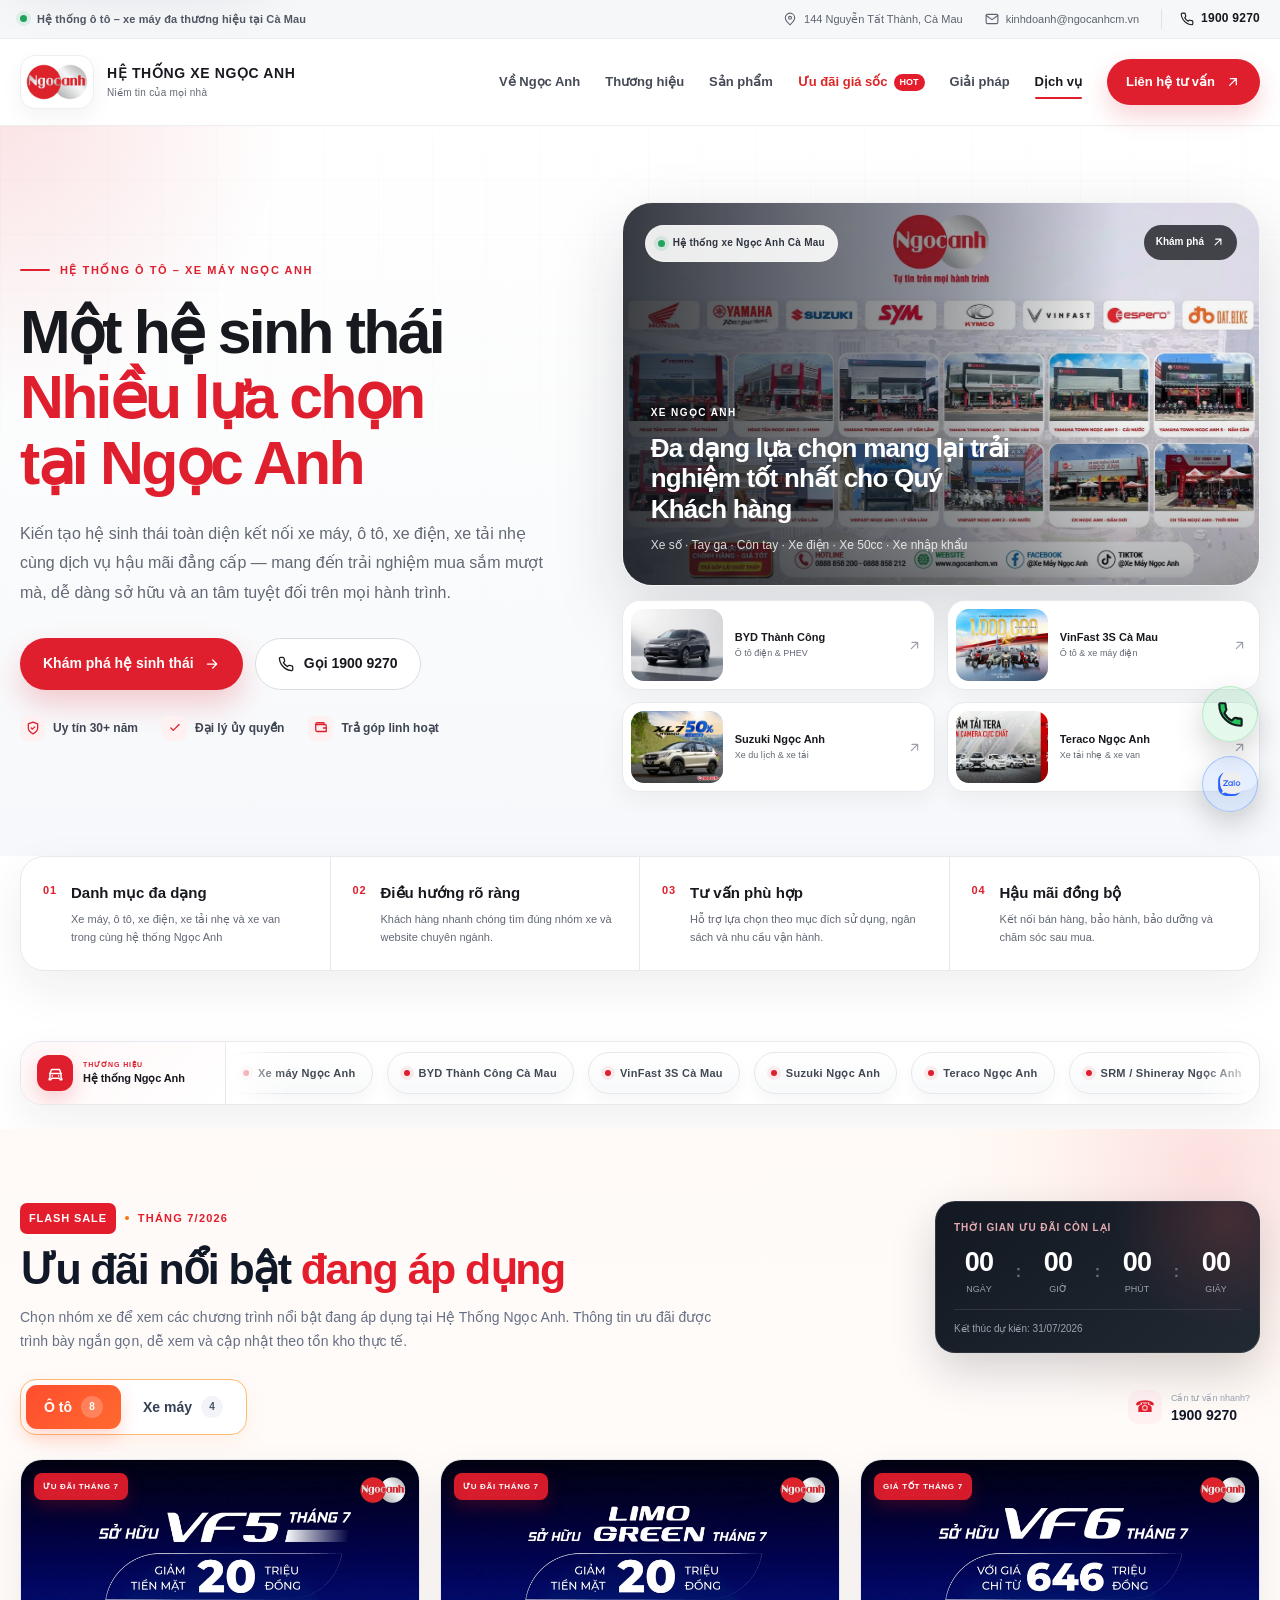
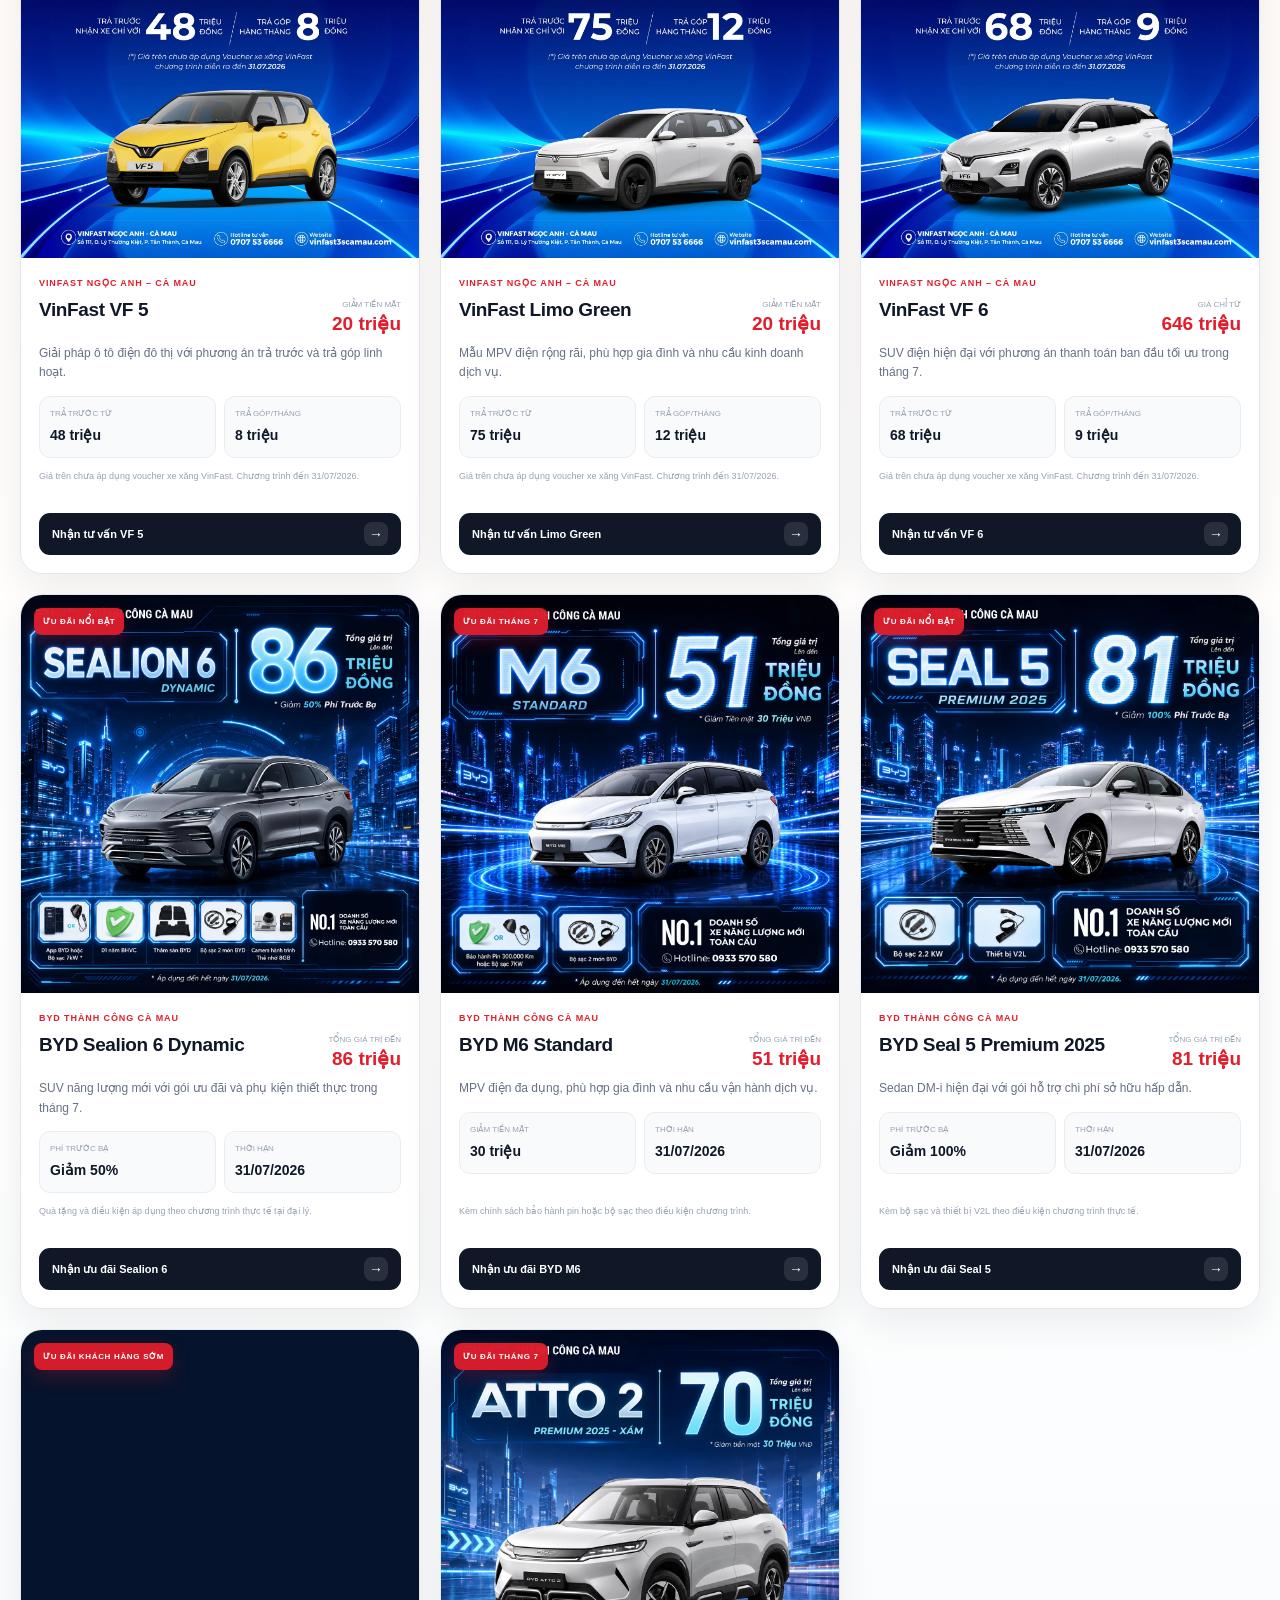
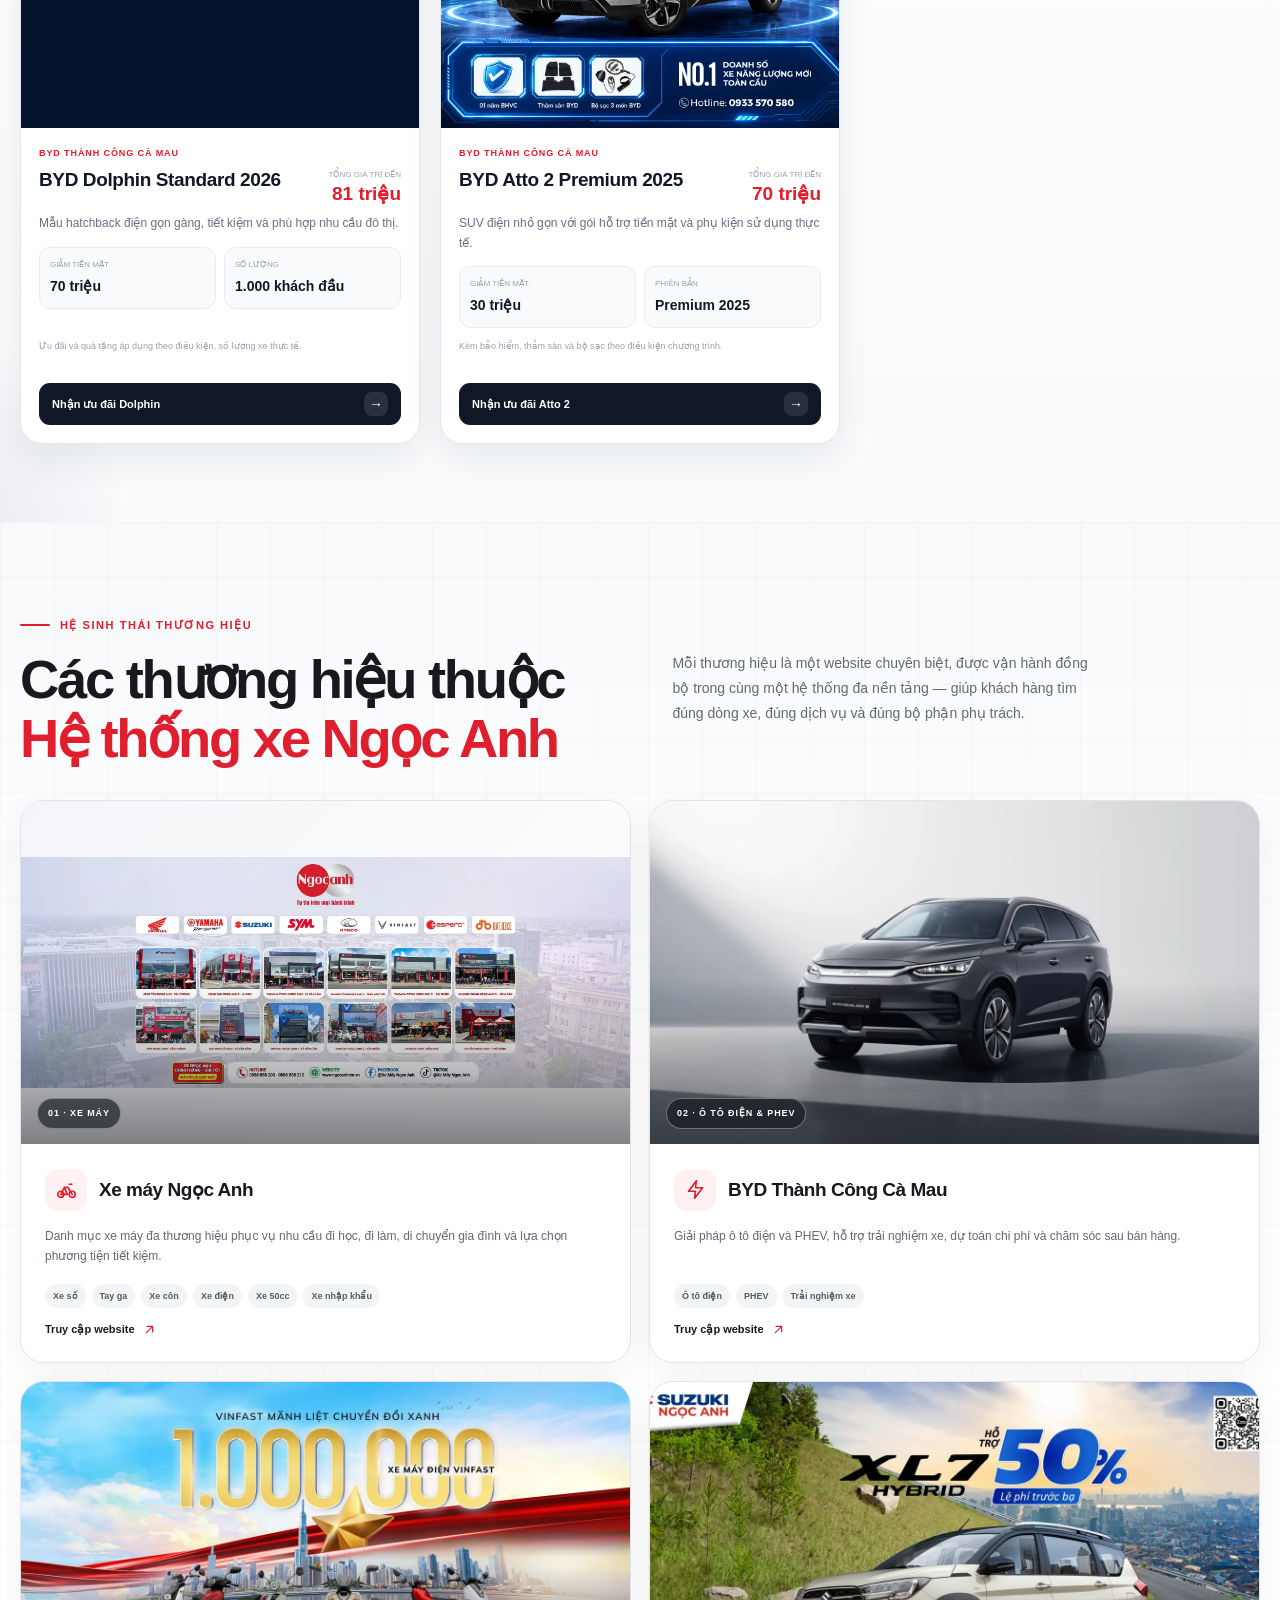
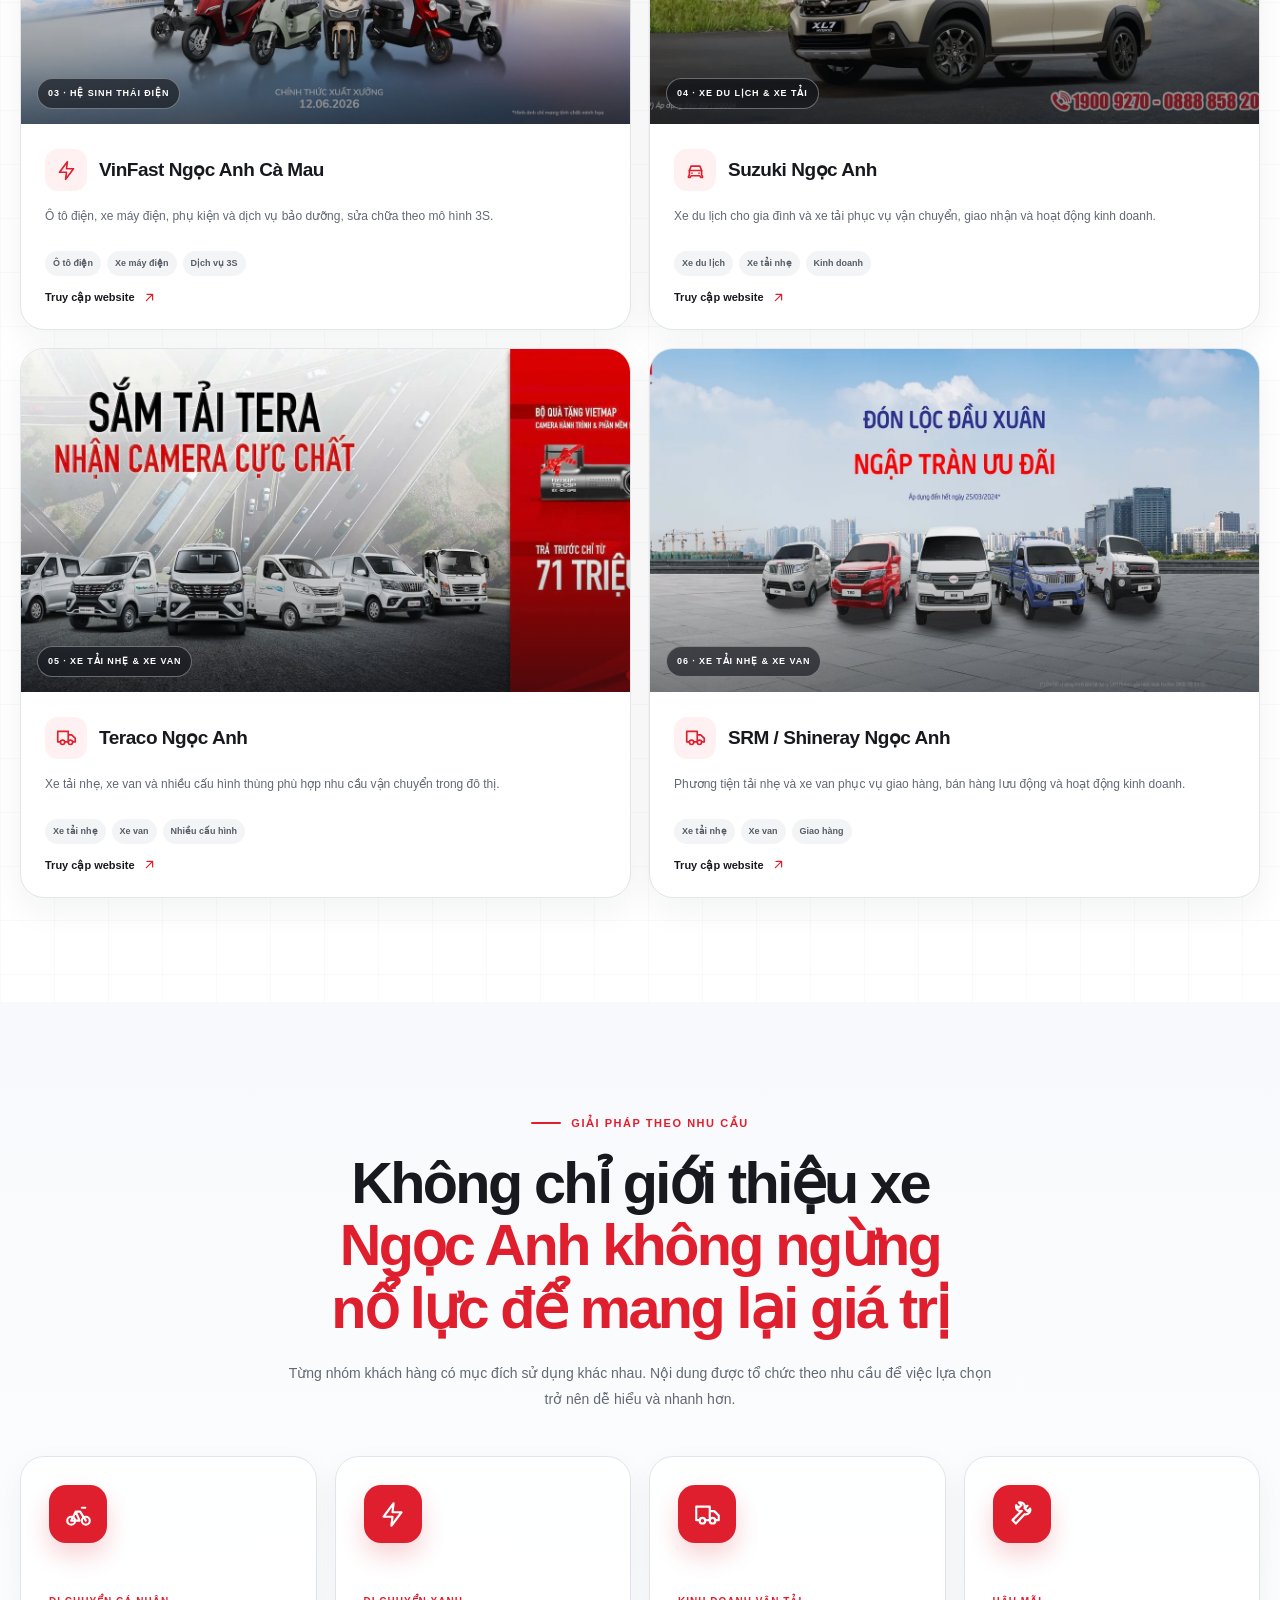
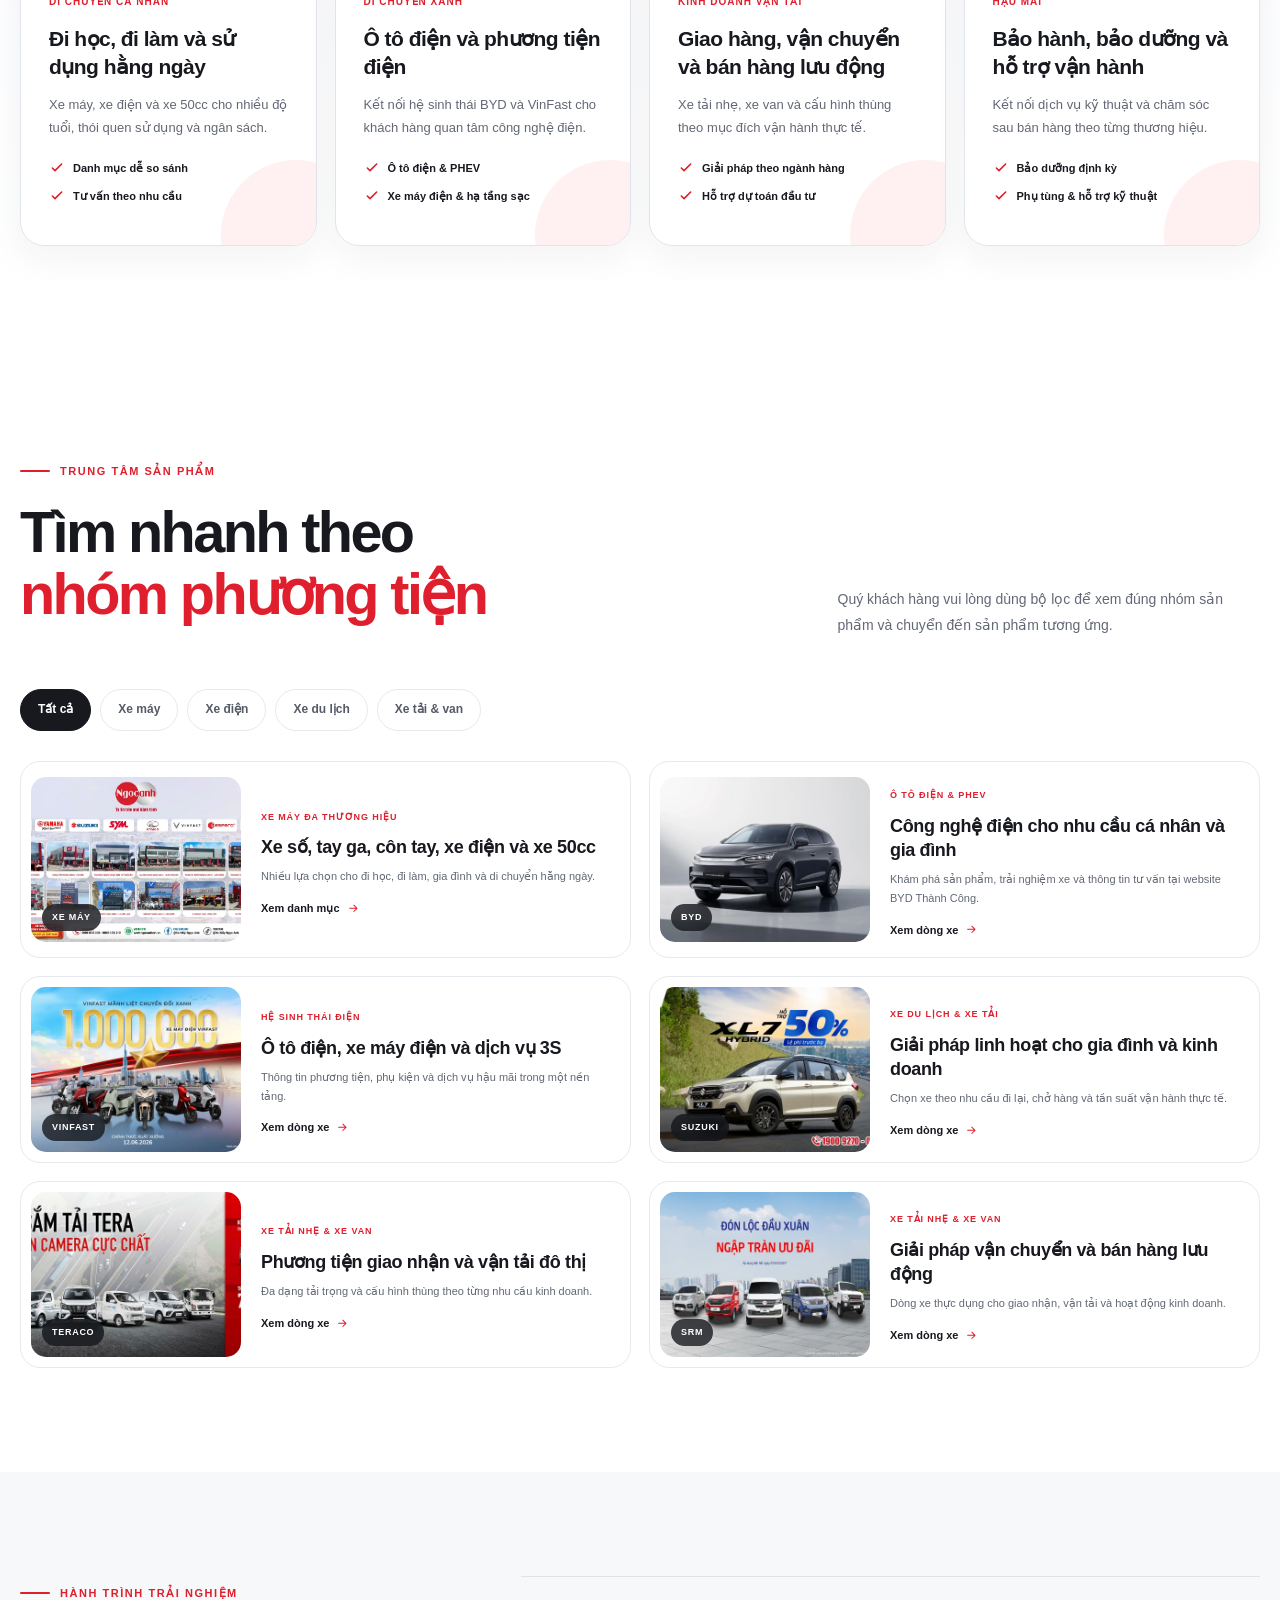
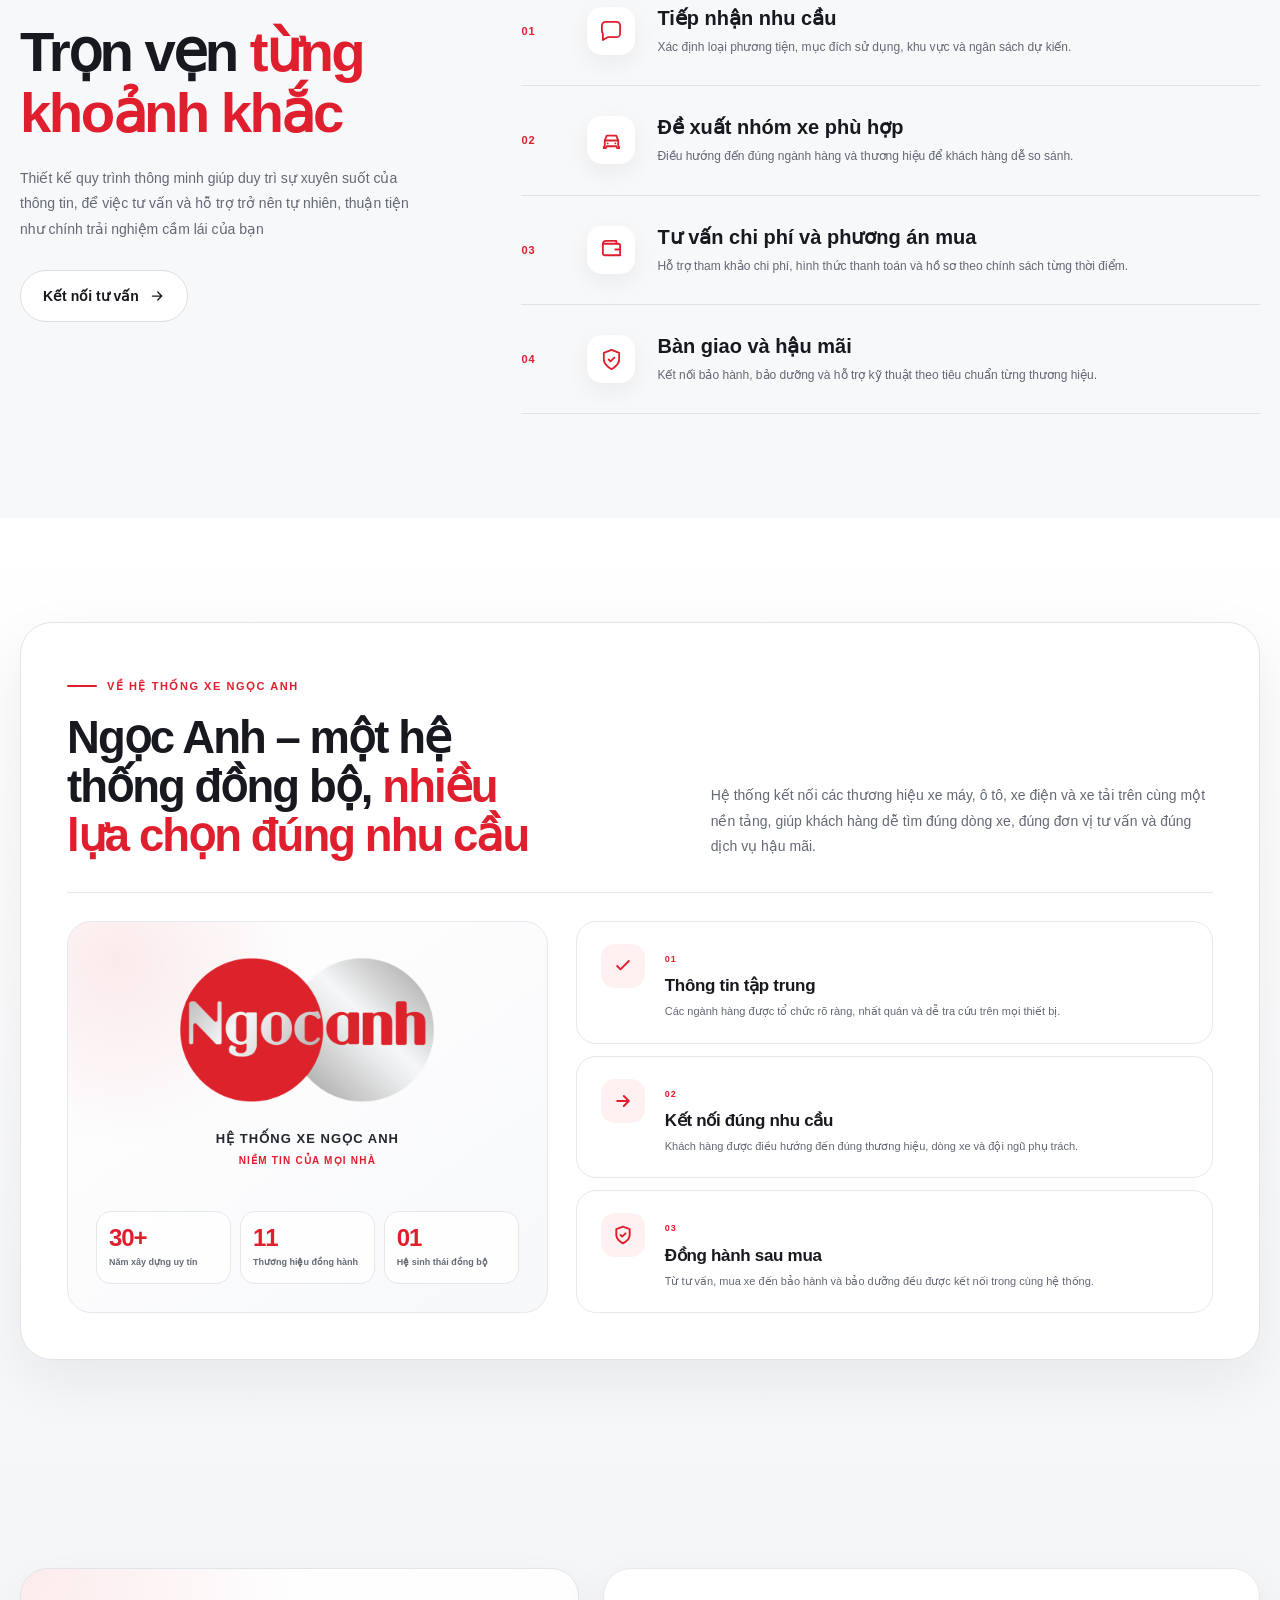
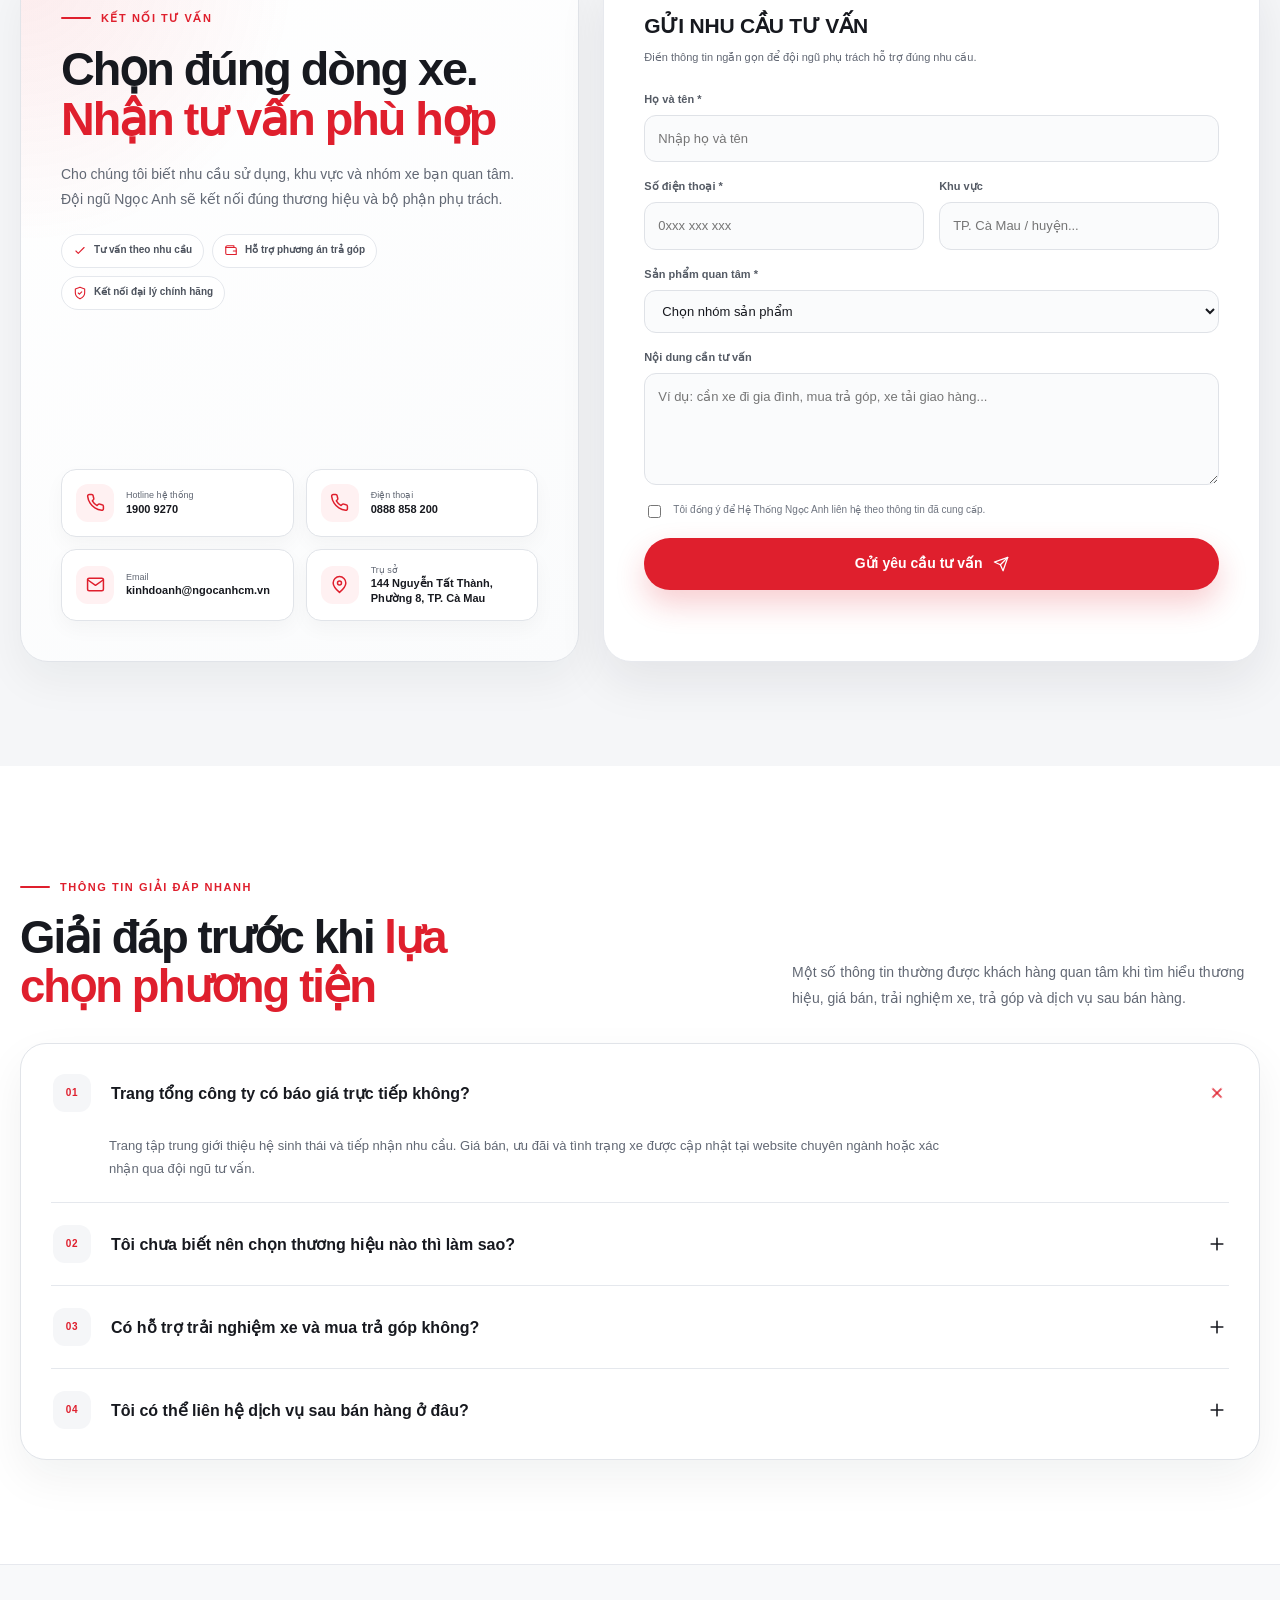
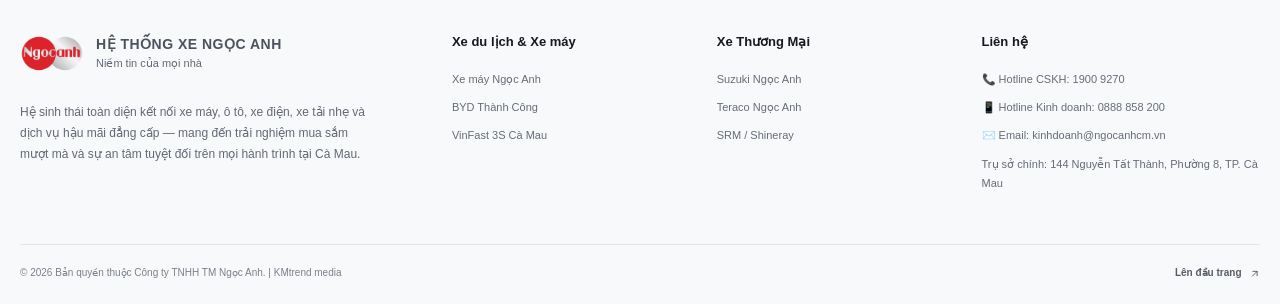
<file: index.html>
<!doctype html>
<html lang="vi">
<head>
  <meta charset="utf-8">
  <meta name="viewport" content="width=device-width, initial-scale=1, viewport-fit=cover">
  <meta name="theme-color" content="#ffffff">
  <meta name="robots" content="index,follow,max-image-preview:large">

  <title>Hệ Thống Ngọc Anh Cà Mau | Ô tô, Xe máy, Xe điện & Xe tải</title>
  <meta name="description" content="Hệ sinh thái phương tiện đa thương hiệu tại Cà Mau: xe máy, ô tô điện, ô tô du lịch, xe tải nhẹ, xe van và dịch vụ hậu mãi đồng bộ.">
  <link rel="canonical" href="https://ngocanhcm.vn/">

  <meta property="og:type" content="website">
  <meta property="og:locale" content="vi_VN">
  <meta property="og:title" content="Hệ Thống Ngọc Anh Cà Mau | Một hệ thống, nhiều giải pháp di chuyển">
  <meta property="og:description" content="Kết nối xe máy, ô tô, xe điện, xe tải và dịch vụ hậu mãi trong một hệ sinh thái thống nhất.">
  <meta property="og:image" content="https://ngocanhcm.vn/assets/xe-may-tong.jpg">
  <meta property="og:url" content="https://ngocanhcm.vn/">

  <link rel="icon" type="image/png" href="assets/logo-ngocanh-cropped.png">
  <link rel="preload" as="image" href="assets/xe-may-tong.webp" type="image/webp">
  <link rel="stylesheet" href="style.css">

  <script type="application/ld+json">
  {
    "@context":"https://schema.org",
    "@type":"Organization",
    "name":"Công ty TNHH Thương mại Ngọc Anh",
    "url":"https://ngocanhcm.vn/",
    "logo":"https://ngocanhcm.vn/assets/logo-ngocanh-cropped.png",
    "telephone":["19009270","0888858200"],
    "email":"kinhdoanh@ngocanhcm.vn",
    "address":{
      "@type":"PostalAddress",
      "streetAddress":"144 Nguyễn Tất Thành, Phường 8",
      "addressLocality":"Cà Mau",
      "addressRegion":"Cà Mau",
      "addressCountry":"VN"
    },
    "sameAs":[
      "https://bydthanhcong.vn/",
      "https://vinfast3scamau.com/",
      "https://suzukingocanh.vn/",
      "https://teracongocanh.vn/",
      "https://shinerayngocanh.vn/"
    ]
  }
  </script>
</head>
<body>
  <svg class="svg-sprite" aria-hidden="true">
    <symbol id="i-arrow-right" viewBox="0 0 24 24"><path d="M5 12h14M13 6l6 6-6 6"/></symbol>
    <symbol id="i-arrow-up-right" viewBox="0 0 24 24"><path d="M7 17 17 7M8 7h9v9"/></symbol>
    <symbol id="i-phone" viewBox="0 0 24 24"><path d="M22 16.9v3a2 2 0 0 1-2.2 2 19.8 19.8 0 0 1-8.6-3.1 19.5 19.5 0 0 1-6-6A19.8 19.8 0 0 1 2.1 4.2 2 2 0 0 1 4.1 2h3a2 2 0 0 1 2 1.7c.1 1 .4 2 .7 2.8a2 2 0 0 1-.5 2.1L8 9.9a16 16 0 0 0 6 6l1.3-1.3a2 2 0 0 1 2.1-.5c.9.3 1.8.6 2.8.7a2 2 0 0 1 1.8 2.1Z"/></symbol>
    <symbol id="i-mail" viewBox="0 0 24 24"><path d="M4 4h16a2 2 0 0 1 2 2v12a2 2 0 0 1-2 2H4a2 2 0 0 1-2-2V6a2 2 0 0 1 2-2Z"/><path d="m22 6-10 7L2 6"/></symbol>
    <symbol id="i-map" viewBox="0 0 24 24"><path d="M20 10c0 5-8 12-8 12S4 15 4 10a8 8 0 1 1 16 0Z"/><circle cx="12" cy="10" r="2.5"/></symbol>
    <symbol id="i-menu" viewBox="0 0 24 24"><path d="M4 7h16M4 12h16M4 17h16"/></symbol>
    <symbol id="i-x" viewBox="0 0 24 24"><path d="m6 6 12 12M18 6 6 18"/></symbol>
    <symbol id="i-check" viewBox="0 0 24 24"><path d="m5 12 4 4L19 6"/></symbol>
    <symbol id="i-bike" viewBox="0 0 24 24"><circle cx="5.5" cy="17.5" r="3.5"/><circle cx="18.5" cy="17.5" r="3.5"/><path d="m5.5 17.5 4-8h4l5 8M9.5 9.5 13 17.5H5.5M15 6h3"/></symbol>
    <symbol id="i-car" viewBox="0 0 24 24"><path d="m5 17-1 2v1h2l1-2h10l1 2h2v-1l-1-2v-5l-2-5H7l-2 5v5Z"/><path d="M5 12h14M8 15h.01M16 15h.01"/></symbol>
    <symbol id="i-bolt" viewBox="0 0 24 24"><path d="m13 2-9 12h8l-1 8 9-12h-8l1-8Z"/></symbol>
    <symbol id="i-truck" viewBox="0 0 24 24"><path d="M10 17h4V5H2v12h3M14 9h4l4 4v4h-3"/><circle cx="7.5" cy="17.5" r="2.5"/><circle cx="16.5" cy="17.5" r="2.5"/></symbol>
    <symbol id="i-tools" viewBox="0 0 24 24"><path d="M14.7 6.3a4 4 0 0 0-5-5L12 3.6 9.6 6 7.3 3.7a4 4 0 0 0 5 5L4 17l3 3 7.7-8.3a4 4 0 0 0 5-5L17.4 9 15 6.6l2.3-2.3a4 4 0 0 0-2.6 2Z"/></symbol>
    <symbol id="i-wallet" viewBox="0 0 24 24"><path d="M3 6h16a2 2 0 0 1 2 2v10H5a2 2 0 0 1-2-2V6Z"/><path d="M3 6a3 3 0 0 1 3-3h11v3M16 12h5"/></symbol>
    <symbol id="i-shield" viewBox="0 0 24 24"><path d="M12 22s8-4 8-10V5l-8-3-8 3v7c0 6 8 10 8 10Z"/><path d="m9 12 2 2 4-4"/></symbol>
    <symbol id="i-message" viewBox="0 0 24 24"><path d="M21 15a4 4 0 0 1-4 4H8l-5 3v-7a4 4 0 0 1-1-2.6V7a4 4 0 0 1 4-4h11a4 4 0 0 1 4 4v8Z"/></symbol>
    <symbol id="i-plus" viewBox="0 0 24 24"><path d="M12 5v14M5 12h14"/></symbol>
    <symbol id="i-send" viewBox="0 0 24 24"><path d="m22 2-7 20-4-9-9-4 20-7Z"/><path d="M22 2 11 13"/></symbol>
  </svg>

  <a class="skip-link" href="#main">Chuyển đến nội dung chính</a>

  <div class="utility-bar">
    <div class="container utility-bar__inner">
      <p class="utility-message"><span class="status-dot"></span> Hệ thống ô tô – xe máy đa thương hiệu tại Cà Mau</p>
      <div class="utility-links">
        <a href="https://maps.google.com/?q=144+Nguyễn+Tất+Thành+Cà+Mau" target="_blank" rel="noopener"><svg><use href="#i-map"/></svg>144 Nguyễn Tất Thành, Cà Mau</a>
        <a href="mailto:kinhdoanh@ngocanhcm.vn"><svg><use href="#i-mail"/></svg>kinhdoanh@ngocanhcm.vn</a>
        <a class="utility-hotline" href="tel:19009270"><svg><use href="#i-phone"/></svg><strong>1900 9270</strong></a>
      </div>
    </div>
  </div>

  <header class="site-header" id="siteHeader">
    <div class="container nav-shell">
      <a class="brand" href="#top" aria-label="Trang chủ Hệ Thống Ngọc Anh">
        <span class="brand-mark"><img src="assets/logo-ngocanh-cropped.png" alt="Logo Hệ Thống Ngọc Anh" width="688" height="408"></span>
        <span class="brand-copy"><strong>HỆ THỐNG XE NGỌC ANH</strong><small>Niềm tin của mọi nhà</small></span>
      </a>

      <button class="menu-toggle" id="menuToggle" type="button" aria-label="Mở menu" aria-expanded="false" aria-controls="mainNav">
        <svg class="icon-menu"><use href="#i-menu"/></svg>
        <svg class="icon-close"><use href="#i-x"/></svg>
      </button>

      <nav class="main-nav" id="mainNav" aria-label="Điều hướng chính">
        <a href="#overview">Về Ngọc Anh</a>
        <a href="#ecosystem">Thương hiệu</a>
        <a href="#products">Sản phẩm</a>
        <a class="nav-flash" href="#flash-sale">Ưu đãi giá sốc <span>HOT</span></a>
        <a href="#solutions">Giải pháp</a>
        <a href="#services">Dịch vụ</a>
        <a class="nav-cta" href="#contact"><span>Liên hệ tư vấn</span><svg><use href="#i-arrow-up-right"/></svg></a>
      </nav>
    </div>
  </header>

  <main id="main">
    <section class="hero" id="top">
      <div class="container hero-grid">
        <div class="hero-copy reveal">
          <span class="eyebrow">HỆ THỐNG Ô TÔ – XE MÁY NGỌC ANH</span>
          <h1>Một hệ sinh thái<br><em>Nhiều lựa chọn tại Ngọc Anh</em></h1>
          <p class="hero-lead">Kiến tạo hệ sinh thái toàn diện kết nối xe máy, ô tô, xe điện, xe tải nhẹ cùng dịch vụ hậu mãi đẳng cấp — mang đến trải nghiệm mua sắm mượt mà, dễ dàng sở hữu và an tâm tuyệt đối trên mọi hành trình.</p>
          <div class="hero-actions">
            <a class="btn btn-primary" href="#ecosystem">Khám phá hệ sinh thái <svg><use href="#i-arrow-right"/></svg></a>
            <a class="btn btn-secondary" href="tel:19009270"><svg><use href="#i-phone"/></svg> Gọi 1900 9270</a>
          </div>
          <ul class="hero-trust" aria-label="Cam kết phục vụ">
            <li><span><svg><use href="#i-shield"/></svg></span><strong>Uy tín 30+ năm</strong></li>
            <li><span><svg><use href="#i-check"/></svg></span><strong>Đại lý ủy quyền</strong></li>
            <li><span><svg><use href="#i-wallet"/></svg></span><strong>Trả góp linh hoạt</strong></li>
          </ul>
        </div>

        <div class="hero-media reveal" aria-label="Các nhóm phương tiện thuộc Hệ Thống Ngọc Anh">
          <a class="hero-main-card" href="https://ngocanhcm.vn/" target="_blank" rel="noopener">
            <img src="assets/xe-may-tong.webp" alt="Hệ thống xe máy Ngọc Anh đa thương hiệu" width="3319" height="1263">
            <div class="media-topline"><span class="live-dot"></span> Hệ thống xe Ngọc Anh Cà Mau</div>
            <div class="media-overlay">
              <span>XE NGỌC ANH</span>
              <strong>Đa dạng lựa chọn mang lại trải nghiệm tốt nhất cho Quý Khách hàng</strong>
              <small>Xe số · Tay ga · Côn tay · Xe điện · Xe 50cc · Xe nhập khẩu</small>
            </div>
            <span class="media-link">Khám phá <svg><use href="#i-arrow-up-right"/></svg></span>
          </a>
          <div class="hero-brand-grid">
            <a href="https://bydthanhcong.vn/" target="_blank" rel="noopener"><img src="assets/byd-sealion-card.webp" alt="BYD Thành Công Cà Mau"><span><b>BYD Thành Công</b><small>Ô tô điện & PHEV</small></span><svg><use href="#i-arrow-up-right"/></svg></a>
            <a href="https://vinfast3scamau.com/" target="_blank" rel="noopener"><img src="assets/vinfast-banner-card.webp" alt="VinFast Ngọc Anh Cà Mau"><span><b>VinFast 3S Cà Mau</b><small>Ô tô & xe máy điện</small></span><svg><use href="#i-arrow-up-right"/></svg></a>
            <a href="https://suzukingocanh.vn/" target="_blank" rel="noopener"><img src="assets/suzuki-banner-card.webp" alt="Suzuki Ngọc Anh"><span><b>Suzuki Ngọc Anh</b><small>Xe du lịch & xe tải</small></span><svg><use href="#i-arrow-up-right"/></svg></a>
            <a href="https://teracongocanh.vn/" target="_blank" rel="noopener"><img src="assets/teraco-banner-card.webp" alt="Teraco Ngọc Anh"><span><b>Teraco Ngọc Anh</b><small>Xe tải nhẹ & xe van</small></span><svg><use href="#i-arrow-up-right"/></svg></a>
          </div>
        </div>
      </div>
    </section>

    <section class="overview" id="overview" aria-label="Tổng quan giá trị">
      <div class="container overview-grid">
        <article class="reveal"><span>01</span><div><strong>Danh mục đa dạng</strong><p>Xe máy, ô tô, xe điện, xe tải nhẹ và xe van trong cùng hệ thống Ngọc Anh</p></div></article>
        <article class="reveal"><span>02</span><div><strong>Điều hướng rõ ràng</strong><p>Khách hàng nhanh chóng tìm đúng nhóm xe và website chuyên ngành.</p></div></article>
        <article class="reveal"><span>03</span><div><strong>Tư vấn phù hợp</strong><p>Hỗ trợ lựa chọn theo mục đích sử dụng, ngân sách và nhu cầu vận hành.</p></div></article>
        <article class="reveal"><span>04</span><div><strong>Hậu mãi đồng bộ</strong><p>Kết nối bán hàng, bảo hành, bảo dưỡng và chăm sóc sau mua.</p></div></article>
      </div>
    </section>

    <section class="brand-marquee" aria-label="Các thương hiệu trong hệ thống">
      <div class="container">
        <div class="marquee-panel">
          <div class="marquee-title">
            <span class="marquee-title__mark"><svg><use href="#i-car"/></svg></span>
            <span><small>THƯƠNG HIỆU</small><strong>Hệ thống Ngọc Anh</strong></span>
          </div>
          <div class="marquee-window">
            <div class="marquee-track">
              <div class="marquee-group">
                <a class="marquee-item" href="https://ngocanhcm.vn/" target="_blank" rel="noopener">Xe máy Ngọc Anh</a>
                <a class="marquee-item" href="https://bydthanhcong.vn/" target="_blank" rel="noopener">BYD Thành Công Cà Mau</a>
                <a class="marquee-item" href="https://vinfast3scamau.com/" target="_blank" rel="noopener">VinFast 3S Cà Mau</a>
                <a class="marquee-item" href="https://suzukingocanh.vn/" target="_blank" rel="noopener">Suzuki Ngọc Anh</a>
                <a class="marquee-item" href="https://teracongocanh.vn/" target="_blank" rel="noopener">Teraco Ngọc Anh</a>
                <a class="marquee-item" href="https://shinerayngocanh.vn/" target="_blank" rel="noopener">SRM / Shineray Ngọc Anh</a>
              </div>
              <div class="marquee-group" aria-hidden="true">
                <a class="marquee-item" href="https://ngocanhcm.vn/" tabindex="-1">Xe máy Ngọc Anh</a>
                <a class="marquee-item" href="https://bydthanhcong.vn/" tabindex="-1">BYD Thành Công Cà Mau</a>
                <a class="marquee-item" href="https://vinfast3scamau.com/" tabindex="-1">VinFast 3S Cà Mau</a>
                <a class="marquee-item" href="https://suzukingocanh.vn/" tabindex="-1">Suzuki Ngọc Anh</a>
                <a class="marquee-item" href="https://teracongocanh.vn/" tabindex="-1">Teraco Ngọc Anh</a>
                <a class="marquee-item" href="https://shinerayngocanh.vn/" tabindex="-1">SRM / Shineray Ngọc Anh</a>
              </div>
            </div>
          </div>
        </div>
      </div>
    </section>



    <section class="section flash-sale-section" id="flash-sale" data-flash-end="2026-07-31T23:59:59+07:00">
      <div class="container">
        <div class="flash-sale-shell">
          <header class="flash-sale-head">
            <div class="flash-sale-copy">
              <span class="flash-kicker"><b>FLASH SALE</b><i></i> THÁNG 7/2026</span>
              <h2>Ưu đãi nổi bật <em>đang áp dụng</em></h2>
              <p>Chọn nhóm xe để xem các chương trình nổi bật đang áp dụng tại Hệ Thống Ngọc Anh. Thông tin ưu đãi được trình bày ngắn gọn, dễ xem và cập nhật theo tồn kho thực tế.</p>
            </div>

            <div class="flash-timer-card">
              <span class="flash-timer-label">Thời gian ưu đãi còn lại</span>
              <div class="flash-countdown" aria-label="Thời gian còn lại">
                <span><b id="flashDays">00</b><small>Ngày</small></span>
                <i>:</i><span><b id="flashHours">00</b><small>Giờ</small></span>
                <i>:</i><span><b id="flashMinutes">00</b><small>Phút</small></span>
                <i>:</i><span><b id="flashSeconds">00</b><small>Giây</small></span>
              </div>
              <small class="flash-end-note">Kết thúc dự kiến: 31/07/2026</small>
            </div>
          </header>

          <div class="flash-toolbar">
            <div class="flash-tabs" role="tablist" aria-label="Phân loại ưu đãi">
              <button class="flash-tab is-active" type="button" data-flash-filter="car" role="tab" aria-selected="true">
                <b>Ô tô</b><em id="flashCarCount">0</em>
              </button>
              <button class="flash-tab" type="button" data-flash-filter="motorbike" role="tab" aria-selected="false">
                <b>Xe máy</b><em id="flashBikeCount">0</em>
              </button>
            </div>
            <a class="flash-phone" href="tel:19009270"><span>☎</span><small>Cần tư vấn nhanh?</small><strong>1900 9270</strong></a>
          </div>

          <div class="flash-grid" id="flashProductGrid" aria-live="polite"></div>
          <div class="flash-empty" id="flashEmpty" hidden>Chưa có sản phẩm ưu đãi trong danh mục này.</div>
        </div>
      </div>
    </section>

    <section class="section ecosystem ecosystem-v6" id="ecosystem">
      <div class="container">
        <header class="ecosystem-intro reveal">
          <span class="section-label">HỆ SINH THÁI THƯƠNG HIỆU</span>
          <div class="ecosystem-intro__grid">
            <h2>Các thương hiệu thuộc <em>Hệ thống xe Ngọc Anh</em></h2>
            <p>Mỗi thương hiệu là một website chuyên biệt, được vận hành đồng bộ trong cùng một hệ thống đa nền tảng — giúp khách hàng tìm đúng dòng xe, đúng dịch vụ và đúng bộ phận phụ trách.</p>
          </div>
        </header>

        <div class="ecosystem-grid">
          <article class="ecosystem-card reveal">
            <a class="ecosystem-card__media" href="https://ngocanhcm.vn/" target="_blank" rel="noopener">
              <img src="assets/xe-may-tong.webp" alt="Xe máy Ngọc Anh đa thương hiệu" loading="lazy">
              <span>01 · XE MÁY</span>
            </a>
            <div class="ecosystem-card__body">
              <div class="ecosystem-card__heading"><span class="ecosystem-card__icon"><svg><use href="#i-bike"/></svg></span><h3>Xe máy Ngọc Anh</h3></div>
              <p>Danh mục xe máy đa thương hiệu phục vụ nhu cầu đi học, đi làm, di chuyển gia đình và lựa chọn phương tiện tiết kiệm.</p>
              <div class="ecosystem-card__tags"><span>Xe số</span><span>Tay ga</span><span>Xe côn</span><span>Xe điện</span><span>Xe 50cc</span><span>Xe nhập khẩu</span></div>
              <a class="ecosystem-card__link" href="https://ngocanhcm.vn/" target="_blank" rel="noopener">Truy cập website <svg><use href="#i-arrow-up-right"/></svg></a>
            </div>
          </article>

          <article class="ecosystem-card reveal">
            <a class="ecosystem-card__media" href="https://bydthanhcong.vn/" target="_blank" rel="noopener">
              <img src="assets/byd-sealion-card.webp" alt="BYD Thành Công Cà Mau" loading="lazy">
              <span>02 · Ô TÔ ĐIỆN &amp; PHEV</span>
            </a>
            <div class="ecosystem-card__body">
              <div class="ecosystem-card__heading"><span class="ecosystem-card__icon"><svg><use href="#i-bolt"/></svg></span><h3>BYD Thành Công Cà Mau</h3></div>
              <p>Giải pháp ô tô điện và PHEV, hỗ trợ trải nghiệm xe, dự toán chi phí và chăm sóc sau bán hàng.</p>
              <div class="ecosystem-card__tags"><span>Ô tô điện</span><span>PHEV</span><span>Trải nghiệm xe</span></div>
              <a class="ecosystem-card__link" href="https://bydthanhcong.vn/" target="_blank" rel="noopener">Truy cập website <svg><use href="#i-arrow-up-right"/></svg></a>
            </div>
          </article>

          <article class="ecosystem-card reveal">
            <a class="ecosystem-card__media" href="https://vinfast3scamau.com/" target="_blank" rel="noopener">
              <img src="assets/vinfast-banner-card.webp" alt="VinFast Ngọc Anh Cà Mau" loading="lazy">
              <span>03 · HỆ SINH THÁI ĐIỆN</span>
            </a>
            <div class="ecosystem-card__body">
              <div class="ecosystem-card__heading"><span class="ecosystem-card__icon"><svg><use href="#i-bolt"/></svg></span><h3>VinFast Ngọc Anh Cà Mau</h3></div>
              <p>Ô tô điện, xe máy điện, phụ kiện và dịch vụ bảo dưỡng, sửa chữa theo mô hình 3S.</p>
              <div class="ecosystem-card__tags"><span>Ô tô điện</span><span>Xe máy điện</span><span>Dịch vụ 3S</span></div>
              <a class="ecosystem-card__link" href="https://vinfast3scamau.com/" target="_blank" rel="noopener">Truy cập website <svg><use href="#i-arrow-up-right"/></svg></a>
            </div>
          </article>

          <article class="ecosystem-card reveal">
            <a class="ecosystem-card__media" href="https://suzukingocanh.vn/" target="_blank" rel="noopener">
              <img src="assets/suzuki-banner-card.webp" alt="Suzuki Ngọc Anh" loading="lazy">
              <span>04 · XE DU LỊCH &amp; XE TẢI</span>
            </a>
            <div class="ecosystem-card__body">
              <div class="ecosystem-card__heading"><span class="ecosystem-card__icon"><svg><use href="#i-car"/></svg></span><h3>Suzuki Ngọc Anh</h3></div>
              <p>Xe du lịch cho gia đình và xe tải phục vụ vận chuyển, giao nhận và hoạt động kinh doanh.</p>
              <div class="ecosystem-card__tags"><span>Xe du lịch</span><span>Xe tải nhẹ</span><span>Kinh doanh</span></div>
              <a class="ecosystem-card__link" href="https://suzukingocanh.vn/" target="_blank" rel="noopener">Truy cập website <svg><use href="#i-arrow-up-right"/></svg></a>
            </div>
          </article>

          <article class="ecosystem-card reveal">
            <a class="ecosystem-card__media" href="https://teracongocanh.vn/" target="_blank" rel="noopener">
              <img src="assets/teraco-banner-card.webp" alt="Teraco Ngọc Anh" loading="lazy">
              <span>05 · XE TẢI NHẸ &amp; XE VAN</span>
            </a>
            <div class="ecosystem-card__body">
              <div class="ecosystem-card__heading"><span class="ecosystem-card__icon"><svg><use href="#i-truck"/></svg></span><h3>Teraco Ngọc Anh</h3></div>
              <p>Xe tải nhẹ, xe van và nhiều cấu hình thùng phù hợp nhu cầu vận chuyển trong đô thị.</p>
              <div class="ecosystem-card__tags"><span>Xe tải nhẹ</span><span>Xe van</span><span>Nhiều cấu hình</span></div>
              <a class="ecosystem-card__link" href="https://teracongocanh.vn/" target="_blank" rel="noopener">Truy cập website <svg><use href="#i-arrow-up-right"/></svg></a>
            </div>
          </article>

          <article class="ecosystem-card reveal">
            <a class="ecosystem-card__media" href="https://shinerayngocanh.vn/" target="_blank" rel="noopener">
              <img src="assets/srm-banner-card.webp" alt="SRM Shineray Ngọc Anh" loading="lazy">
              <span>06 · XE TẢI NHẸ &amp; XE VAN</span>
            </a>
            <div class="ecosystem-card__body">
              <div class="ecosystem-card__heading"><span class="ecosystem-card__icon"><svg><use href="#i-truck"/></svg></span><h3>SRM / Shineray Ngọc Anh</h3></div>
              <p>Phương tiện tải nhẹ và xe van phục vụ giao hàng, bán hàng lưu động và hoạt động kinh doanh.</p>
              <div class="ecosystem-card__tags"><span>Xe tải nhẹ</span><span>Xe van</span><span>Giao hàng</span></div>
              <a class="ecosystem-card__link" href="https://shinerayngocanh.vn/" target="_blank" rel="noopener">Truy cập website <svg><use href="#i-arrow-up-right"/></svg></a>
            </div>
          </article>
        </div>
      </div>
    </section>

    <section class="section solutions" id="solutions">
      <div class="container">
        <div class="section-heading section-heading--center reveal">
          <div><span class="section-label">GIẢI PHÁP THEO NHU CẦU</span><h2>Không chỉ giới thiệu xe <em>Ngọc Anh không ngừng nổ lực để mang lại giá trị</em></h2></div>
          <p>Từng nhóm khách hàng có mục đích sử dụng khác nhau. Nội dung được tổ chức theo nhu cầu để việc lựa chọn trở nên dễ hiểu và nhanh hơn.</p>
        </div>

        <div class="solution-grid">
          <article class="solution-card reveal"><span class="solution-icon"><svg><use href="#i-bike"/></svg></span><small>DI CHUYỂN CÁ NHÂN</small><h3>Đi học, đi làm và sử dụng hằng ngày</h3><p>Xe máy, xe điện và xe 50cc cho nhiều độ tuổi, thói quen sử dụng và ngân sách.</p><ul><li><svg><use href="#i-check"/></svg>Danh mục dễ so sánh</li><li><svg><use href="#i-check"/></svg>Tư vấn theo nhu cầu</li></ul></article>
          <article class="solution-card reveal"><span class="solution-icon"><svg><use href="#i-bolt"/></svg></span><small>DI CHUYỂN XANH</small><h3>Ô tô điện và phương tiện điện</h3><p>Kết nối hệ sinh thái BYD và VinFast cho khách hàng quan tâm công nghệ điện.</p><ul><li><svg><use href="#i-check"/></svg>Ô tô điện & PHEV</li><li><svg><use href="#i-check"/></svg>Xe máy điện & hạ tầng sạc</li></ul></article>
          <article class="solution-card reveal"><span class="solution-icon"><svg><use href="#i-truck"/></svg></span><small>KINH DOANH VẬN TẢI</small><h3>Giao hàng, vận chuyển và bán hàng lưu động</h3><p>Xe tải nhẹ, xe van và cấu hình thùng theo mục đích vận hành thực tế.</p><ul><li><svg><use href="#i-check"/></svg>Giải pháp theo ngành hàng</li><li><svg><use href="#i-check"/></svg>Hỗ trợ dự toán đầu tư</li></ul></article>
          <article class="solution-card reveal"><span class="solution-icon"><svg><use href="#i-tools"/></svg></span><small>HẬU MÃI</small><h3>Bảo hành, bảo dưỡng và hỗ trợ vận hành</h3><p>Kết nối dịch vụ kỹ thuật và chăm sóc sau bán hàng theo từng thương hiệu.</p><ul><li><svg><use href="#i-check"/></svg>Bảo dưỡng định kỳ</li><li><svg><use href="#i-check"/></svg>Phụ tùng & hỗ trợ kỹ thuật</li></ul></article>
        </div>
      </div>
    </section>

    <section class="section product-hub" id="products">
      <div class="container">
        <div class="section-heading reveal">
          <div><span class="section-label">TRUNG TÂM SẢN PHẨM</span><h2>Tìm nhanh theo <em>nhóm phương tiện</em></h2></div>
          <p>Quý khách hàng vui lòng dùng bộ lọc để xem đúng nhóm sản phẩm và chuyển đến sản phẩm tương ứng.</p>
        </div>

        <div class="filter-bar reveal" role="tablist" aria-label="Lọc nhóm sản phẩm">
          <button class="filter-btn is-active" type="button" data-filter="all" role="tab" aria-selected="true">Tất cả</button>
          <button class="filter-btn" type="button" data-filter="motorbike" role="tab" aria-selected="false">Xe máy</button>
          <button class="filter-btn" type="button" data-filter="electric" role="tab" aria-selected="false">Xe điện</button>
          <button class="filter-btn" type="button" data-filter="passenger" role="tab" aria-selected="false">Xe du lịch</button>
          <button class="filter-btn" type="button" data-filter="truck" role="tab" aria-selected="false">Xe tải & van</button>
        </div>

        <div class="product-grid" id="productGrid">
          <a class="product-card reveal" data-category="motorbike electric" href="https://ngocanhcm.vn/" target="_blank" rel="noopener"><div class="product-image"><img src="assets/xe-may-tong.webp" alt="Xe máy Ngọc Anh" loading="lazy"><span>XE MÁY</span></div><div class="product-content"><small>XE MÁY ĐA THƯƠNG HIỆU</small><h3>Xe số, tay ga, côn tay, xe điện và xe 50cc</h3><p>Nhiều lựa chọn cho đi học, đi làm, gia đình và di chuyển hằng ngày.</p><b>Xem danh mục <svg><use href="#i-arrow-right"/></svg></b></div></a>
          <a class="product-card reveal" data-category="electric passenger" href="https://bydthanhcong.vn/" target="_blank" rel="noopener"><div class="product-image"><img src="assets/byd-sealion-card.webp" alt="Dòng xe BYD" loading="lazy"><span>BYD</span></div><div class="product-content"><small>Ô TÔ ĐIỆN & PHEV</small><h3>Công nghệ điện cho nhu cầu cá nhân và gia đình</h3><p>Khám phá sản phẩm, trải nghiệm xe và thông tin tư vấn tại website BYD Thành Công.</p><b>Xem dòng xe <svg><use href="#i-arrow-right"/></svg></b></div></a>
          <a class="product-card reveal" data-category="electric passenger motorbike" href="https://vinfast3scamau.com/" target="_blank" rel="noopener"><div class="product-image"><img src="assets/vinfast-banner-card.webp" alt="Dòng xe VinFast" loading="lazy"><span>VINFAST</span></div><div class="product-content"><small>HỆ SINH THÁI ĐIỆN</small><h3>Ô tô điện, xe máy điện và dịch vụ 3S</h3><p>Thông tin phương tiện, phụ kiện và dịch vụ hậu mãi trong một nền tảng.</p><b>Xem dòng xe <svg><use href="#i-arrow-right"/></svg></b></div></a>
          <a class="product-card reveal" data-category="passenger truck" href="https://suzukingocanh.vn/" target="_blank" rel="noopener"><div class="product-image"><img src="assets/suzuki-banner-card.webp" alt="Dòng xe Suzuki" loading="lazy"><span>SUZUKI</span></div><div class="product-content"><small>XE DU LỊCH & XE TẢI</small><h3>Giải pháp linh hoạt cho gia đình và kinh doanh</h3><p>Chọn xe theo nhu cầu đi lại, chở hàng và tần suất vận hành thực tế.</p><b>Xem dòng xe <svg><use href="#i-arrow-right"/></svg></b></div></a>
          <a class="product-card reveal" data-category="truck" href="https://teracongocanh.vn/" target="_blank" rel="noopener"><div class="product-image"><img src="assets/teraco-banner-card.webp" alt="Dòng xe Teraco" loading="lazy"><span>TERACO</span></div><div class="product-content"><small>XE TẢI NHẸ & XE VAN</small><h3>Phương tiện giao nhận và vận tải đô thị</h3><p>Đa dạng tải trọng và cấu hình thùng theo từng nhu cầu kinh doanh.</p><b>Xem dòng xe <svg><use href="#i-arrow-right"/></svg></b></div></a>
          <a class="product-card reveal" data-category="truck" href="https://shinerayngocanh.vn/" target="_blank" rel="noopener"><div class="product-image"><img src="assets/srm-banner-card.webp" alt="Dòng xe SRM Shineray" loading="lazy"><span>SRM</span></div><div class="product-content"><small>XE TẢI NHẸ & XE VAN</small><h3>Giải pháp vận chuyển và bán hàng lưu động</h3><p>Dòng xe thực dụng cho giao nhận, vận tải và hoạt động kinh doanh.</p><b>Xem dòng xe <svg><use href="#i-arrow-right"/></svg></b></div></a>
        </div>
      </div>
    </section>

    <section class="section services" id="services">
      <div class="container service-layout">
        <div class="service-intro reveal">
          <span class="section-label">HÀNH TRÌNH TRẢI NGHIỆM</span>
          <h2>Trọn vẹn <em> từng khoảnh khắc </em></h2>
          <p>Thiết kế quy trình thông minh giúp duy trì sự xuyên suốt của thông tin, để việc tư vấn và hỗ trợ trở nên tự nhiên, thuận tiện như chính trải nghiệm cầm lái của bạn</p>
          <a class="btn btn-secondary" href="#contact">Kết nối tư vấn <svg><use href="#i-arrow-right"/></svg></a>
        </div>
        <ol class="service-steps">
          <li class="reveal"><span>01</span><div class="step-icon"><svg><use href="#i-message"/></svg></div><div><h3>Tiếp nhận nhu cầu</h3><p>Xác định loại phương tiện, mục đích sử dụng, khu vực và ngân sách dự kiến.</p></div></li>
          <li class="reveal"><span>02</span><div class="step-icon"><svg><use href="#i-car"/></svg></div><div><h3>Đề xuất nhóm xe phù hợp</h3><p>Điều hướng đến đúng ngành hàng và thương hiệu để khách hàng dễ so sánh.</p></div></li>
          <li class="reveal"><span>03</span><div class="step-icon"><svg><use href="#i-wallet"/></svg></div><div><h3>Tư vấn chi phí và phương án mua</h3><p>Hỗ trợ tham khảo chi phí, hình thức thanh toán và hồ sơ theo chính sách từng thời điểm.</p></div></li>
          <li class="reveal"><span>04</span><div class="step-icon"><svg><use href="#i-shield"/></svg></div><div><h3>Bàn giao và hậu mãi</h3><p>Kết nối bảo hành, bảo dưỡng và hỗ trợ kỹ thuật theo tiêu chuẩn từng thương hiệu.</p></div></li>
        </ol>
      </div>
    </section>

    <section class="section company company-v7" id="about-system">
      <div class="container">
        <div class="about-v7 reveal">
          <header class="about-v7__heading">
            <div>
              <span class="section-label">VỀ HỆ THỐNG XE NGỌC ANH</span>
              <h2>Ngọc Anh – một hệ thống đồng bộ, <em>nhiều lựa chọn đúng nhu cầu</em></h2>
            </div>
            <p>Hệ thống kết nối các thương hiệu xe máy, ô tô, xe điện và xe tải trên cùng một nền tảng, giúp khách hàng dễ tìm đúng dòng xe, đúng đơn vị tư vấn và đúng dịch vụ hậu mãi.</p>
          </header>

          <div class="about-v7__content">
            <div class="about-v7__brand">
              <div class="about-v7__logo">
                <img src="assets/logo-ngocanh-cropped.png" alt="Logo Hệ Thống Ngọc Anh" loading="lazy">
                <div><strong>HỆ THỐNG XE NGỌC ANH</strong><span>Niềm tin của mọi nhà</span></div>
              </div>
              <div class="about-v7__stats" aria-label="Thông tin nổi bật">
                <article><b>30+</b><span>Năm xây dựng uy tín</span></article>
                <article><b>11</b><span>Thương hiệu đồng hành</span></article>
                <article><b>01</b><span>Hệ sinh thái đồng bộ</span></article>
              </div>
            </div>

            <div class="about-v7__benefits">
              <article>
                <span class="about-v7__icon"><svg><use href="#i-check"/></svg></span>
                <div><small>01</small><h3>Thông tin tập trung</h3><p>Các ngành hàng được tổ chức rõ ràng, nhất quán và dễ tra cứu trên mọi thiết bị.</p></div>
              </article>
              <article>
                <span class="about-v7__icon"><svg><use href="#i-arrow-right"/></svg></span>
                <div><small>02</small><h3>Kết nối đúng nhu cầu</h3><p>Khách hàng được điều hướng đến đúng thương hiệu, dòng xe và đội ngũ phụ trách.</p></div>
              </article>
              <article>
                <span class="about-v7__icon"><svg><use href="#i-shield"/></svg></span>
                <div><small>03</small><h3>Đồng hành sau mua</h3><p>Từ tư vấn, mua xe đến bảo hành và bảo dưỡng đều được kết nối trong cùng hệ thống.</p></div>
              </article>
            </div>
          </div>
        </div>
      </div>
    </section>

    <section class="section contact contact-v7" id="contact">
      <div class="container contact-shell contact-shell-v7">
        <div class="contact-copy contact-copy-v7 reveal">
          <span class="section-label">KẾT NỐI TƯ VẤN</span>
          <h2>Chọn đúng dòng xe. <em>Nhận tư vấn phù hợp</em></h2>
          <p>Cho chúng tôi biết nhu cầu sử dụng, khu vực và nhóm xe bạn quan tâm. Đội ngũ Ngọc Anh sẽ kết nối đúng thương hiệu và bộ phận phụ trách.</p>

          <div class="contact-promise" aria-label="Quyền lợi tư vấn">
            <span><svg><use href="#i-check"/></svg>Tư vấn theo nhu cầu</span>
            <span><svg><use href="#i-wallet"/></svg>Hỗ trợ phương án trả góp</span>
            <span><svg><use href="#i-shield"/></svg>Kết nối đại lý chính hãng</span>
          </div>

          <div class="contact-list">
            <a href="tel:19009270"><span class="contact-icon"><svg><use href="#i-phone"/></svg></span><span><small>Hotline hệ thống</small><b>1900 9270</b></span></a>
            <a href="tel:0888858200"><span class="contact-icon"><svg><use href="#i-phone"/></svg></span><span><small>Điện thoại</small><b>0888 858 200</b></span></a>
            <a href="mailto:kinhdoanh@ngocanhcm.vn"><span class="contact-icon"><svg><use href="#i-mail"/></svg></span><span><small>Email</small><b>kinhdoanh@ngocanhcm.vn</b></span></a>
            <div><span class="contact-icon"><svg><use href="#i-map"/></svg></span><span><small>Trụ sở</small><b>144 Nguyễn Tất Thành, Phường 8, TP. Cà Mau</b></span></div>
          </div>
        </div>

        <form class="lead-form lead-form-v7 reveal" id="leadForm" novalidate>
          <div class="form-heading"><span>GỬI NHU CẦU TƯ VẤN</span><p>Điền thông tin ngắn gọn để đội ngũ phụ trách hỗ trợ đúng nhu cầu.</p></div>
          <div class="form-grid">
            <label class="field field--full"><span>Họ và tên *</span><input type="text" name="name" placeholder="Nhập họ và tên" autocomplete="name" required></label>
            <label class="field"><span>Số điện thoại *</span><input type="tel" name="phone" placeholder="0xxx xxx xxx" inputmode="numeric" autocomplete="tel" maxlength="13" required></label>
            <label class="field"><span>Khu vực</span><input type="text" name="area" placeholder="TP. Cà Mau / huyện..." autocomplete="address-level2"></label>
            <label class="field field--full"><span>Sản phẩm quan tâm *</span><select name="interest" required><option value="">Chọn nhóm sản phẩm</option><option>Xe máy đa thương hiệu</option><option>Ô tô điện BYD</option><option>Ô tô / xe máy điện VinFast</option><option>Ô tô / xe tải Suzuki</option><option>Xe tải / xe van Teraco</option><option>Xe tải / xe van SRM</option><option>Dịch vụ bảo dưỡng / sửa chữa</option></select></label>
            <label class="field field--full"><span>Nội dung cần tư vấn</span><textarea name="message" rows="4" placeholder="Ví dụ: cần xe đi gia đình, mua trả góp, xe tải giao hàng..."></textarea></label>
          </div>
          <label class="consent"><input type="checkbox" name="consent" required><span>Tôi đồng ý để Hệ Thống Ngọc Anh liên hệ theo thông tin đã cung cấp.</span></label>
          <button class="btn btn-primary btn-submit" type="submit">Gửi yêu cầu tư vấn <svg><use href="#i-send"/></svg></button>
          <p class="form-status" id="formStatus" role="status" aria-live="polite"></p>
        </form>
      </div>
    </section>

    <section class="section faq faq-v7">
      <div class="container">
        <header class="faq-intro faq-intro-v7 reveal">
          <div><span class="section-label">THÔNG TIN GIẢI ĐÁP NHANH</span><h2>Giải đáp trước khi <em>lựa chọn phương tiện</em></h2></div>
          <p>Một số thông tin thường được khách hàng quan tâm khi tìm hiểu thương hiệu, giá bán, trải nghiệm xe, trả góp và dịch vụ sau bán hàng.</p>
        </header>

        <div class="faq-panel reveal">
          <div class="accordion" id="faqAccordion">
            <article class="accordion-item is-open"><button type="button" aria-expanded="true"><span class="faq-question"><small>01</small><b>Trang tổng công ty có báo giá trực tiếp không?</b></span><svg><use href="#i-plus"/></svg></button><div class="accordion-content"><div><p>Trang tập trung giới thiệu hệ sinh thái và tiếp nhận nhu cầu. Giá bán, ưu đãi và tình trạng xe được cập nhật tại website chuyên ngành hoặc xác nhận qua đội ngũ tư vấn.</p></div></div></article>
            <article class="accordion-item"><button type="button" aria-expanded="false"><span class="faq-question"><small>02</small><b>Tôi chưa biết nên chọn thương hiệu nào thì làm sao?</b></span><svg><use href="#i-plus"/></svg></button><div class="accordion-content"><div><p>Bạn chỉ cần chọn nhóm sản phẩm hoặc mô tả mục đích sử dụng. Nhu cầu sẽ được chuyển đến bộ phận phù hợp để hỗ trợ so sánh và tư vấn.</p></div></div></article>
            <article class="accordion-item"><button type="button" aria-expanded="false"><span class="faq-question"><small>03</small><b>Có hỗ trợ trải nghiệm xe và mua trả góp không?</b></span><svg><use href="#i-plus"/></svg></button><div class="accordion-content"><div><p>Tùy thương hiệu và chính sách từng thời điểm, đội ngũ tư vấn sẽ cung cấp thông tin trải nghiệm xe, dự toán chi phí và phương án thanh toán phù hợp.</p></div></div></article>
            <article class="accordion-item"><button type="button" aria-expanded="false"><span class="faq-question"><small>04</small><b>Tôi có thể liên hệ dịch vụ sau bán hàng ở đâu?</b></span><svg><use href="#i-plus"/></svg></button><div class="accordion-content"><div><p>Bạn có thể gửi yêu cầu qua biểu mẫu, gọi hotline hoặc truy cập website thương hiệu tương ứng để kết nối bộ phận dịch vụ.</p></div></div></article>
          </div>
        </div>
      </div>
    </section>

  </main>

  <footer class="site-footer">
    <div class="container footer-grid">
      <div class="footer-brand"><a class="brand" href="#top"><img src="assets/logo-ngocanh-cropped.png" alt="Logo Ngọc Anh"><span><strong>HỆ THỐNG XE NGỌC ANH</strong><small>Niềm tin của mọi nhà</small></span></a><p>Hệ sinh thái toàn diện kết nối xe máy, ô tô, xe điện, xe tải nhẹ và dịch vụ hậu mãi đẳng cấp — mang đến trải nghiệm mua sắm mượt mà và sự an tâm tuyệt đối trên mọi hành trình tại Cà Mau.</p></div>
      <div><h3>Xe du lịch & Xe máy</h3><a href="https://ngocanhcm.vn/" target="_blank" rel="noopener">Xe máy Ngọc Anh</a><a href="https://bydthanhcong.vn/" target="_blank" rel="noopener">BYD Thành Công</a><a href="https://vinfast3scamau.com/" target="_blank" rel="noopener">VinFast 3S Cà Mau</a></div>
      <div><h3>Xe Thương Mại</h3><a href="https://suzukingocanh.vn/" target="_blank" rel="noopener">Suzuki Ngọc Anh</a><a href="https://teracongocanh.vn/" target="_blank" rel="noopener">Teraco Ngọc Anh</a><a href="https://shinerayngocanh.vn/" target="_blank" rel="noopener">SRM / Shineray</a></div>
      <div><h3>Liên hệ</h3><a href="tel:19009270">📞 Hotline CSKH: 1900 9270</a><a href="tel:0888858200">📱 Hotline Kinh doanh: 0888 858 200</a><a href="mailto:kinhdoanh@ngocanhcm.vn">✉️ Email: kinhdoanh@ngocanhcm.vn</a><p>Trụ sở chính: 144 Nguyễn Tất Thành, Phường 8, TP. Cà Mau</p></div>
    </div>
    <div class="container footer-bottom"><p>© <span id="currentYear"></span> Bản quyền thuộc Công ty TNHH TM Ngọc Anh. | KMtrend media</p><a href="#top">Lên đầu trang <svg><use href="#i-arrow-up-right"/></svg></a></div>
  </footer>

  <div class="lf-float" aria-label="Liên hệ nhanh">
    <a class="lf-float__call" href="tel:19009270" rel="nofollow" title="Gọi hotline" aria-label="Gọi hotline 1900 9270">
      <svg aria-hidden="true" fill="none" viewBox="0 0 24 24">
        <path d="M6.6 10.8c1.4 2.7 3.9 5.2 6.6 6.6l2.2-2.2c.3-.3.8-.4 1.2-.2 1.3.4 2.8.7 4.3.7.6 0 1 .4 1 1V21c0 .6-.4 1-1 1C10.4 22 2 13.6 2 3c0-.6.4-1 1-1h3.6c.6 0 1 .4 1 1 0 1.5.2 3 .7 4.3.1.4 0 .9-.3 1.2L6.6 10.8z" fill="#22c55e"/>
      </svg>
    </a>

    <a class="lf-float__zalo" href="https://zalo.me/0888858200" rel="nofollow noopener" target="_blank" title="Chat Zalo" aria-label="Liên hệ qua Zalo 0888 858 200">
      <img alt="Zalo" src="assets/zalo-icon.svg" width="30" height="30" loading="lazy" decoding="async" />
    </a>
  </div>

  <script src="flash-products.js"></script>
  <script src="script.js"></script>
</body>
</html>
</file>
<file: style.css>
:root{
  --red:#df1f2d;
  --red-dark:#b81421;
  --red-soft:#fff1f2;
  --ink:#17191f;
  --muted:#626874;
  --line:#e7e9ee;
  --surface:#f7f8fa;
  --surface-2:#f1f3f6;
  --white:#fff;
  --blue:#1d61cc;
  --container:1240px;
  --radius-xl:32px;
  --radius-lg:24px;
  --radius-md:16px;
  --shadow-sm:0 10px 30px rgba(25,29,38,.08);
  --shadow-md:0 22px 60px rgba(25,29,38,.11);
}

*{box-sizing:border-box}
html{scroll-behavior:smooth;scroll-padding-top:104px}
body{margin:0;background:#fff;color:var(--ink);font-family:Inter,"Segoe UI",Roboto,Helvetica,Arial,sans-serif;font-size:16px;line-height:1.65;overflow-x:hidden;-webkit-font-smoothing:antialiased;text-rendering:optimizeLegibility}
body.menu-open{overflow:hidden}
img{display:block;max-width:100%}
a{color:inherit;text-decoration:none}
button,input,select,textarea{font:inherit}
button{cursor:pointer}
svg{display:block;width:1.15em;height:1.15em;fill:none;stroke:currentColor;stroke-width:1.9;stroke-linecap:round;stroke-linejoin:round}
.svg-sprite{position:absolute;width:0;height:0;overflow:hidden}
.container{width:min(var(--container),calc(100% - 40px));margin-inline:auto}
.section{padding:104px 0}
.skip-link{position:fixed;z-index:9999;left:16px;top:-80px;padding:10px 16px;border-radius:10px;background:#fff;box-shadow:var(--shadow-md);font-weight:700}
.skip-link:focus{top:16px}

.utility-bar{background:#f6f7f9;border-bottom:1px solid #eceef2;color:#515865;font-size:11px}
.utility-bar__inner{min-height:38px;display:flex;align-items:center;justify-content:space-between;gap:24px}
.utility-message{display:flex;align-items:center;gap:10px;margin:0;font-weight:650;letter-spacing:.01em}
.status-dot{width:7px;height:7px;border-radius:50%;background:#22a45d;box-shadow:0 0 0 4px rgba(34,164,93,.1)}
.utility-links{display:flex;align-items:center;gap:22px}
.utility-links a{display:flex;align-items:center;gap:7px;color:#5d6470;transition:color .2s ease}
.utility-links a:hover{color:var(--red)}
.utility-links svg{width:14px;height:14px}
.utility-hotline{padding-left:18px;border-left:1px solid #dfe2e7;color:var(--ink)!important}
.utility-hotline strong{font-size:12px;letter-spacing:.02em}

.site-header{position:sticky;z-index:100;top:0;background:rgba(255,255,255,.94);border-bottom:1px solid rgba(27,30,36,.07);backdrop-filter:blur(18px);transition:box-shadow .25s ease,background .25s ease}
.site-header.is-scrolled{background:rgba(255,255,255,.98);box-shadow:0 12px 34px rgba(22,25,31,.08)}
.nav-shell{height:86px;display:flex;align-items:center;justify-content:space-between;gap:34px}
.brand{display:flex;align-items:center;gap:13px;flex:none}
.brand-mark{width:74px;height:54px;display:grid;place-items:center;flex:none;border:1px solid #eceef2;border-radius:15px;background:#fff;box-shadow:0 8px 22px rgba(25,29,38,.05)}
.brand-mark img{width:64px;height:44px;object-fit:contain}
.brand-copy{display:grid;line-height:1.12}
.brand-copy strong{font-size:14px;letter-spacing:.045em}
.brand-copy small{margin-top:5px;color:var(--muted);font-size:10px;letter-spacing:.025em}
.main-nav{display:flex;align-items:center;gap:25px;font-size:13px;font-weight:700}
.main-nav>a:not(.nav-cta){position:relative;padding:13px 0;color:#454b56;transition:color .2s ease}
.main-nav>a:not(.nav-cta)::after{content:"";position:absolute;left:0;right:100%;bottom:7px;height:2px;border-radius:2px;background:var(--red);transition:right .25s ease}
.main-nav>a:not(.nav-cta):hover,.main-nav>a:not(.nav-cta).is-active{color:var(--ink)}
.main-nav>a:not(.nav-cta):hover::after,.main-nav>a:not(.nav-cta).is-active::after{right:0}
.nav-cta{min-height:46px;display:flex;align-items:center;gap:10px;padding:0 19px;border-radius:999px;background:var(--red);color:#fff;box-shadow:0 11px 24px rgba(223,31,45,.2);transition:transform .2s ease,background .2s ease,box-shadow .2s ease}
.nav-cta:hover{transform:translateY(-2px);background:var(--red-dark);box-shadow:0 15px 30px rgba(223,31,45,.27)}
.nav-cta svg{width:16px;height:16px}
.menu-toggle{display:none;width:46px;height:46px;padding:0;border:1px solid var(--line);border-radius:14px;background:#fff;align-items:center;justify-content:center;color:var(--ink);box-shadow:0 7px 18px rgba(24,28,35,.05)}
.menu-toggle svg{width:23px;height:23px}
.menu-toggle .icon-close{display:none}
.menu-toggle[aria-expanded="true"] .icon-menu{display:none}
.menu-toggle[aria-expanded="true"] .icon-close{display:block}

.hero{position:relative;padding:76px 0 64px;background:linear-gradient(180deg,#fff 0%,#fafbfc 58%,#f6f8fb 100%);overflow:hidden}
.hero::before{content:"";position:absolute;width:620px;height:620px;left:-320px;top:-330px;border-radius:50%;background:radial-gradient(circle,rgba(223,31,45,.13),rgba(223,31,45,0) 68%);pointer-events:none}
.hero::after{content:"";position:absolute;inset:0;background-image:linear-gradient(rgba(31,38,50,.025) 1px,transparent 1px),linear-gradient(90deg,rgba(31,38,50,.025) 1px,transparent 1px);background-size:54px 54px;mask-image:linear-gradient(to bottom,rgba(0,0,0,.55),transparent 78%);pointer-events:none}
.hero-grid{position:relative;z-index:1;display:grid;grid-template-columns:minmax(0,.92fr) minmax(0,1.08fr);align-items:center;gap:58px}
.hero-copy{max-width:620px}
.eyebrow,.section-label{display:inline-flex;align-items:center;gap:10px;color:var(--red);font-size:11px;font-weight:850;letter-spacing:.14em;text-transform:uppercase}
.eyebrow::before,.section-label::before{content:"";width:30px;height:2px;border-radius:2px;background:var(--red)}
.hero h1,.section-heading h2,.service-intro h2,.company-copy h2,.contact-copy h2,.faq-intro h2{margin:20px 0 22px;line-height:1.08;letter-spacing:-.045em;text-wrap:balance}
.hero h1{max-width:14ch;font-size:clamp(48px,4.75vw,70px)}
h1 em,h2 em{color:var(--red);font-style:normal}
.hero-lead{max-width:585px;margin:0;color:var(--muted);font-size:16px;line-height:1.85}
.hero-actions{display:flex;flex-wrap:wrap;gap:12px;margin:30px 0 26px}
.btn{min-height:52px;display:inline-flex;align-items:center;justify-content:center;gap:10px;padding:0 22px;border:1px solid transparent;border-radius:999px;font-size:14px;font-weight:750;transition:transform .2s ease,box-shadow .2s ease,background .2s ease,border-color .2s ease}
.btn:hover{transform:translateY(-2px)}
.btn-primary{background:var(--red);color:#fff;box-shadow:0 14px 30px rgba(223,31,45,.22)}
.btn-primary:hover{background:var(--red-dark);box-shadow:0 18px 36px rgba(223,31,45,.28)}
.btn-secondary{border-color:#d9dde4;background:#fff;color:var(--ink)}
.btn-secondary:hover{border-color:#b8bdc7;box-shadow:var(--shadow-sm)}
.hero-assurance{display:grid;grid-template-columns:repeat(3,minmax(0,1fr));gap:10px}
.hero-assurance article{min-width:0;display:flex;align-items:flex-start;gap:10px;padding:13px 12px;border:1px solid #e8eaef;border-radius:15px;background:rgba(255,255,255,.78);box-shadow:0 8px 22px rgba(25,29,38,.035)}
.assurance-icon{width:27px;height:27px;display:grid;place-items:center;flex:none;border-radius:9px;background:var(--red-soft);color:var(--red)}
.assurance-icon svg{width:15px;height:15px;stroke-width:2.5}
.hero-assurance div{display:grid;min-width:0;line-height:1.32}
.hero-assurance strong{font-size:11px}
.hero-assurance small{margin-top:4px;color:var(--muted);font-size:9px;line-height:1.45}
.hero-media{min-width:0;display:grid;gap:14px}
.hero-main-card{position:relative;min-height:382px;border:1px solid rgba(255,255,255,.65);border-radius:30px;overflow:hidden;background:#ddd;box-shadow:0 26px 70px rgba(25,29,38,.15);isolation:isolate}
.hero-main-card img{width:100%;height:100%;min-height:382px;object-fit:cover;object-position:center;transition:transform .55s ease}
.hero-main-card:hover img{transform:scale(1.025)}
.hero-main-card::after{content:"";position:absolute;z-index:1;inset:0;background:linear-gradient(90deg,rgba(12,15,20,.8) 0%,rgba(12,15,20,.38) 52%,rgba(12,15,20,.04) 78%),linear-gradient(0deg,rgba(12,15,20,.32),transparent 46%)}
.media-topline{position:absolute;z-index:3;left:22px;top:22px;display:flex;align-items:center;gap:8px;padding:9px 12px;border:1px solid rgba(255,255,255,.3);border-radius:999px;background:rgba(255,255,255,.9);color:#303640;font-size:10px;font-weight:800;letter-spacing:.025em;backdrop-filter:blur(10px)}
.live-dot{width:7px;height:7px;border-radius:50%;background:#22a45d;box-shadow:0 0 0 4px rgba(34,164,93,.12)}
.media-overlay{position:absolute;z-index:2;left:28px;bottom:28px;max-width:360px;color:#fff}
.media-overlay span{font-size:10px;font-weight:850;letter-spacing:.14em}
.media-overlay strong{display:block;margin:8px 0 6px;font-size:26px;line-height:1.18;letter-spacing:-.03em}
.media-overlay small{color:rgba(255,255,255,.82);font-size:12px}
.media-link{position:absolute;z-index:3;right:22px;top:22px;display:flex;align-items:center;gap:7px;padding:9px 12px;border-radius:999px;background:rgba(17,19,24,.76);color:#fff;font-size:10px;font-weight:800;backdrop-filter:blur(10px)}
.media-link svg{width:14px;height:14px}
.hero-brand-grid{display:grid;grid-template-columns:repeat(2,minmax(0,1fr));gap:12px}
.hero-brand-grid a{position:relative;min-width:0;display:grid;grid-template-columns:92px minmax(0,1fr) auto;align-items:center;gap:12px;padding:8px 12px 8px 8px;border:1px solid var(--line);border-radius:18px;background:#fff;box-shadow:0 8px 24px rgba(28,31,39,.055);transition:transform .22s ease,box-shadow .22s ease,border-color .22s ease}
.hero-brand-grid a:hover{transform:translateY(-4px);border-color:#d7dae1;box-shadow:0 15px 34px rgba(28,31,39,.09)}
.hero-brand-grid img{width:92px;height:72px;border-radius:13px;object-fit:cover}
.hero-brand-grid span{display:grid;min-width:0;line-height:1.28}
.hero-brand-grid b{font-size:11px;white-space:nowrap;overflow:hidden;text-overflow:ellipsis}
.hero-brand-grid small{margin-top:4px;color:var(--muted);font-size:9px;white-space:nowrap;overflow:hidden;text-overflow:ellipsis}
.hero-brand-grid>a>svg{width:15px;height:15px;color:#9ba0aa;transition:transform .2s ease,color .2s ease}
.hero-brand-grid a:hover>svg{color:var(--red);transform:translate(2px,-2px)}

.overview{position:relative;background:#fff;padding:0 0 56px}
.overview-grid{display:grid;grid-template-columns:repeat(4,1fr);border:1px solid var(--line);border-radius:var(--radius-lg);background:#fff;box-shadow:0 18px 48px rgba(26,29,37,.07);overflow:hidden}
.overview article{display:grid;grid-template-columns:auto 1fr;gap:14px;padding:24px 22px;border-right:1px solid var(--line)}
.overview article:last-child{border-right:0}
.overview article>span{color:var(--red);font-size:11px;font-weight:850;letter-spacing:.08em}
.overview strong{display:block;margin-bottom:4px;font-size:15px}
.overview p{margin:0;color:var(--muted);font-size:11px;line-height:1.65}

.brand-marquee{padding:14px 0 24px;background:#fff}
.marquee-panel{display:grid;grid-template-columns:205px minmax(0,1fr);align-items:stretch;border:1px solid #e6e8ed;border-radius:22px;background:#fff;box-shadow:0 16px 42px rgba(25,29,38,.065);overflow:hidden}
.marquee-title{display:flex;align-items:center;gap:10px;padding:13px 16px;border-right:1px solid #e7e9ee;background:linear-gradient(135deg,#fff7f8,#fff)}
.marquee-title__mark{width:36px;height:36px;display:grid;place-items:center;flex:none;border-radius:12px;background:var(--red);color:#fff;box-shadow:0 9px 20px rgba(223,31,45,.2)}
.marquee-title__mark svg{width:19px;height:19px}
.marquee-title>span:last-child{display:grid;line-height:1.22}
.marquee-title small{color:var(--red);font-size:7px;font-weight:850;letter-spacing:.13em}
.marquee-title strong{margin-top:3px;font-size:11px;white-space:nowrap;letter-spacing:-.01em}
.marquee-window{min-width:0;display:flex;align-items:center;overflow:hidden;mask-image:linear-gradient(90deg,transparent 0,#000 6%,#000 94%,transparent 100%)}
.marquee-track{width:max-content;display:flex;align-items:center;gap:14px;padding:10px 0;animation:marquee 34s linear infinite;will-change:transform}
.marquee-group{display:flex;align-items:center;gap:14px;flex:none}
.marquee-item{display:inline-flex;align-items:center;gap:9px;padding:11px 16px;border:1px solid #e5e7eb;border-radius:999px;background:linear-gradient(180deg,#fff,#f8f9fa);color:#424954;font-size:11px;font-weight:800;letter-spacing:.025em;white-space:nowrap;box-shadow:0 7px 18px rgba(23,27,34,.04);transition:border-color .2s ease,color .2s ease,transform .2s ease}
.marquee-item::before{content:"";width:6px;height:6px;flex:none;border-radius:50%;background:var(--red);box-shadow:0 0 0 4px rgba(223,31,45,.08)}
.marquee-item:hover{transform:translateY(-1px);border-color:#d3d7de;color:var(--red)}
.brand-marquee:hover .marquee-track{animation-play-state:paused}

.section-heading{display:grid;grid-template-columns:minmax(0,1.15fr) minmax(280px,.65fr);gap:70px;align-items:end;margin-bottom:42px}
.section-heading h2{max-width:770px;font-size:clamp(39px,4.5vw,62px)}
.section-heading p{margin:0 0 8px;color:var(--muted);font-size:14px;line-height:1.85}
.section-heading--center{display:block;max-width:900px;margin:0 auto 44px;text-align:center}
.section-heading--center .section-label{justify-content:center}
.section-heading--center h2{margin-inline:auto}
.section-heading--center p{max-width:720px;margin:0 auto}

.ecosystem{background:#fff}
.brand-cards{display:grid;grid-template-columns:repeat(6,minmax(0,1fr));gap:20px}
.brand-card{grid-column:span 3;min-width:0;border:1px solid var(--line);border-radius:var(--radius-lg);background:#fff;overflow:hidden;transition:transform .25s ease,box-shadow .25s ease,border-color .25s ease}
.brand-card:hover{transform:translateY(-6px);border-color:transparent;box-shadow:var(--shadow-md)}
.brand-card--feature{grid-column:span 4;display:grid;grid-template-columns:1.1fr .9fr}
.brand-card:nth-child(2){grid-column:span 2}
.brand-card__image{display:block;overflow:hidden;background:#eceef2}
.brand-card__image img{width:100%;height:100%;min-height:220px;object-fit:cover;transition:transform .45s ease}
.brand-card:hover .brand-card__image img{transform:scale(1.035)}
.brand-card:not(.brand-card--feature) .brand-card__image{height:220px}
.brand-card__content{position:relative;display:flex;flex-direction:column;align-items:flex-start;min-height:275px;padding:25px}
.brand-card--feature .brand-card__content{justify-content:center;min-height:360px;padding:34px}
.card-index{color:var(--red);font-size:10px;font-weight:850;letter-spacing:.1em}
.brand-card__icon{width:52px;height:52px;display:grid;place-items:center;margin:22px 0 4px;border-radius:15px;background:var(--red-soft);color:var(--red)}
.brand-card__icon svg{width:25px;height:25px}
.brand-card h3{margin:11px 0 9px;font-size:22px;line-height:1.25;letter-spacing:-.025em}
.brand-card p{margin:0 0 18px;color:var(--muted);font-size:13px;line-height:1.75}
.tag-list{display:flex;flex-wrap:wrap;gap:7px;margin:2px 0 20px}
.tag-list span{padding:6px 10px;border-radius:999px;background:#f3f4f6;color:#555b66;font-size:10px;font-weight:700}
.text-link{display:inline-flex;align-items:center;gap:8px;margin-top:auto;color:var(--ink);font-size:12px;font-weight:800}
.text-link svg{color:var(--red);transition:transform .2s ease}
.text-link:hover svg{transform:translate(2px,-2px)}

.solutions{background:linear-gradient(180deg,#f7f9fc,#fff)}
.solution-grid{display:grid;grid-template-columns:repeat(4,minmax(0,1fr));gap:18px}
.solution-card{position:relative;min-height:390px;padding:28px;border:1px solid #e1e5eb;border-radius:var(--radius-lg);background:rgba(255,255,255,.88);box-shadow:0 12px 32px rgba(30,37,48,.05);overflow:hidden;transition:transform .25s ease,box-shadow .25s ease,border-color .25s ease}
.solution-card::after{content:"";position:absolute;right:-55px;bottom:-65px;width:150px;height:150px;border-radius:50%;background:var(--red-soft);transition:transform .3s ease}
.solution-card:hover{transform:translateY(-6px);border-color:transparent;box-shadow:var(--shadow-md)}
.solution-card:hover::after{transform:scale(1.18)}
.solution-icon{width:58px;height:58px;display:grid;place-items:center;margin-bottom:44px;border-radius:17px;background:var(--red);color:#fff;box-shadow:0 12px 24px rgba(223,31,45,.2)}
.solution-icon svg{width:27px;height:27px}
.solution-card>small{color:var(--red);font-size:10px;font-weight:850;letter-spacing:.1em}
.solution-card h3{min-height:58px;margin:11px 0 11px;font-size:21px;line-height:1.35;letter-spacing:-.025em}
.solution-card p{margin:0;color:var(--muted);font-size:13px;line-height:1.75}
.solution-card ul{position:relative;z-index:1;display:grid;gap:9px;margin:20px 0 0;padding:0;list-style:none}
.solution-card li{display:flex;align-items:center;gap:8px;font-size:11px;font-weight:700}
.solution-card li svg{width:16px;height:16px;color:var(--red);stroke-width:2.4}

.product-hub{background:#fff}
.filter-bar{display:flex;flex-wrap:wrap;gap:9px;margin-bottom:30px}
.filter-btn{min-height:42px;padding:0 17px;border:1px solid var(--line);border-radius:999px;background:#fff;color:#555b66;font-size:12px;font-weight:750;transition:.2s ease}
.filter-btn:hover{border-color:#bdc2cb;color:var(--ink)}
.filter-btn.is-active{border-color:var(--ink);background:var(--ink);color:#fff}
.product-grid{display:grid;grid-template-columns:repeat(2,minmax(0,1fr));gap:18px}
.product-card{min-width:0;display:grid;grid-template-columns:210px 1fr;gap:20px;align-items:center;padding:10px;border:1px solid var(--line);border-radius:20px;background:#fff;transition:transform .25s ease,box-shadow .25s ease,border-color .25s ease}
.product-card:hover{transform:translateY(-4px);border-color:transparent;box-shadow:var(--shadow-sm)}
.product-card.is-hidden{display:none}
.product-image{position:relative;height:165px;border-radius:15px;overflow:hidden;background:#eef0f3}
.product-image img{width:100%;height:100%;object-fit:cover;transition:transform .35s ease}
.product-card:hover img{transform:scale(1.04)}
.product-image span{position:absolute;left:11px;bottom:11px;padding:6px 10px;border-radius:999px;background:rgba(19,21,26,.78);color:#fff;font-size:9px;font-weight:850;letter-spacing:.08em;backdrop-filter:blur(8px)}
.product-content{padding:8px 12px 8px 0}
.product-content small{color:var(--red);font-size:9px;font-weight:850;letter-spacing:.1em}
.product-content h3{margin:7px 0 8px;font-size:18px;line-height:1.35;letter-spacing:-.02em}
.product-content p{margin:0 0 13px;color:var(--muted);font-size:11px;line-height:1.7}
.product-content b{display:flex;align-items:center;gap:7px;font-size:11px}
.product-content b svg{color:var(--red)}

.services{background:#f7f8fa}
.service-layout{display:grid;grid-template-columns:minmax(0,.72fr) minmax(0,1.28fr);gap:86px;align-items:start}
.service-intro{position:sticky;top:130px}
.service-intro h2{max-width:11ch;font-size:clamp(40px,4.4vw,60px)}
.service-intro p{max-width:500px;margin:0 0 28px;color:var(--muted);font-size:14px;line-height:1.82}
.service-steps{margin:0;padding:0;list-style:none;border-top:1px solid #dfe2e7}
.service-steps li{display:grid;grid-template-columns:48px 52px 1fr;gap:18px;align-items:center;padding:28px 0;border-bottom:1px solid #dfe2e7}
.service-steps li>span{color:var(--red);font-size:11px;font-weight:850;letter-spacing:.08em}
.step-icon{width:48px;height:48px;display:grid;place-items:center;border-radius:15px;background:#fff;color:var(--red);box-shadow:0 8px 22px rgba(26,29,37,.06)}
.step-icon svg{width:23px;height:23px}
.service-steps h3{margin:0 0 5px;font-size:20px;line-height:1.35}
.service-steps p{margin:0;color:var(--muted);font-size:12px;line-height:1.7}

.company{background:#fff}
.company-shell{display:grid;grid-template-columns:minmax(300px,.72fr) minmax(0,1.28fr);gap:80px;align-items:center;padding:56px;border:1px solid var(--line);border-radius:var(--radius-xl);background:linear-gradient(135deg,#fff,#f8f9fb);box-shadow:0 18px 50px rgba(27,30,37,.06)}
.company-brand{min-height:340px;display:flex;flex-direction:column;align-items:center;justify-content:center;padding:46px;border-radius:26px;background:#fff;box-shadow:var(--shadow-sm)}
.company-brand img{width:min(270px,100%)}
.company-brand span{margin-top:24px;color:var(--red);font-size:12px;font-weight:850;letter-spacing:.12em;text-align:center}
.company-copy h2{max-width:13ch;font-size:clamp(39px,4.2vw,58px)}
.company-copy>p{margin:0;color:var(--muted);font-size:14px;line-height:1.85}
.company-points{display:grid;gap:16px;margin-top:28px}
.company-points>div{display:flex;gap:13px;align-items:flex-start}
.company-points>div>svg{flex:none;width:22px;height:22px;margin-top:2px;padding:4px;border-radius:50%;background:var(--red-soft);color:var(--red);stroke-width:2.5}
.company-points span{display:grid}
.company-points b{font-size:14px}
.company-points small{margin-top:3px;color:var(--muted);font-size:11px;line-height:1.65}

.contact{background:#f7f8fa}
.contact-shell{display:grid;grid-template-columns:minmax(0,.85fr) minmax(0,1.15fr);gap:70px;align-items:center}
.contact-copy h2{max-width:9ch;font-size:clamp(42px,4.7vw,64px)}
.contact-copy>p{max-width:520px;margin:0;color:var(--muted);font-size:14px;line-height:1.85}
.contact-list{display:grid;grid-template-columns:1fr 1fr;gap:12px;margin-top:30px}
.contact-list>a,.contact-list>div{min-width:0;display:flex;align-items:center;gap:12px;padding:15px;border:1px solid #e2e5e9;border-radius:15px;background:#fff}
.contact-icon{flex:none;width:38px;height:38px;display:grid;place-items:center;border-radius:12px;background:var(--red-soft);color:var(--red)}
.contact-icon svg{width:19px;height:19px}
.contact-list>a>span:last-child,.contact-list>div>span:last-child{min-width:0;display:grid;line-height:1.35}
.contact-list small{color:var(--muted);font-size:9px}
.contact-list b{overflow-wrap:anywhere;font-size:11px}
.lead-form{padding:34px;border:1px solid var(--line);border-radius:var(--radius-xl);background:#fff;box-shadow:var(--shadow-md)}
.form-heading{margin-bottom:23px}
.form-heading span{font-size:22px;font-weight:850;letter-spacing:-.02em}
.form-heading p{margin:5px 0 0;color:var(--muted);font-size:11px}
.form-grid{display:grid;grid-template-columns:1fr 1fr;gap:15px}
.field{display:grid;gap:7px}
.field--full{grid-column:1/-1}
.field>span{color:#555b65;font-size:11px;font-weight:750}
.field input,.field select,.field textarea{width:100%;border:1px solid #dfe2e7;border-radius:12px;background:#fafbfc;padding:12px 13px;color:var(--ink);font-size:13px;outline:0;transition:border-color .2s ease,box-shadow .2s ease,background .2s ease}
.field textarea{resize:vertical;min-height:108px}
.field input:focus,.field select:focus,.field textarea:focus{border-color:var(--red);background:#fff;box-shadow:0 0 0 4px rgba(223,31,45,.08)}
.field .is-invalid{border-color:#d82032;background:#fff5f6}
.consent{display:flex;align-items:flex-start;gap:9px;margin:17px 0;color:#6f7580;font-size:10px}
.consent input{margin-top:3px;accent-color:var(--red)}
.btn-submit{width:100%;border:0}
.btn-submit:disabled{cursor:not-allowed;opacity:.65;transform:none}
.form-status{min-height:20px;margin:11px 0 0;text-align:center;font-size:11px}
.form-status.success{color:#14814b}
.form-status.error{color:#c7192b}

.faq{background:#fff}
.faq-layout{display:grid;grid-template-columns:minmax(260px,.62fr) minmax(0,1.38fr);gap:82px}
.faq-intro h2{max-width:8ch;font-size:clamp(40px,4.2vw,58px)}
.faq-intro p{margin:0;color:var(--muted);font-size:14px;line-height:1.8}
.accordion{border-top:1px solid var(--line)}
.accordion-item{border-bottom:1px solid var(--line)}
.accordion-item button{width:100%;display:flex;align-items:center;justify-content:space-between;gap:24px;padding:23px 0;border:0;background:transparent;color:var(--ink);text-align:left;font-size:16px;font-weight:750}
.accordion-item button svg{flex:none;width:20px;height:20px;transition:transform .25s ease,color .25s ease}
.accordion-item.is-open button svg{transform:rotate(45deg);color:var(--red)}
.accordion-content{display:grid;grid-template-rows:0fr;transition:grid-template-rows .3s ease}
.accordion-content>div{overflow:hidden}
.accordion-content p{max-width:720px;margin:0;color:var(--muted);font-size:13px;line-height:1.8}
.accordion-item.is-open .accordion-content{grid-template-rows:1fr}
.accordion-item.is-open .accordion-content p{padding-bottom:23px}

.site-footer{padding:66px 0 22px;border-top:1px solid var(--line);background:#f8f9fa;color:#4d535e}
.footer-grid{display:grid;grid-template-columns:1.35fr .75fr .75fr 1fr;gap:56px;padding-bottom:42px}
.footer-brand .brand{display:inline-flex;align-items:center;gap:12px}
.footer-brand .brand img{width:64px;height:44px;object-fit:contain}
.footer-brand .brand>span{display:grid;line-height:1.14}
.footer-brand .brand strong{font-size:14px;letter-spacing:.035em}
.footer-brand .brand small{margin-top:4px;color:var(--muted);font-size:11px}
.footer-brand p{max-width:350px;margin:18px 0 0;color:var(--muted);font-size:12px;line-height:1.75}
.footer-grid>div:not(.footer-brand){display:flex;flex-direction:column;align-items:flex-start}
.footer-grid h3{margin:0 0 17px;color:var(--ink);font-size:13px}
.footer-grid>div:not(.footer-brand)>a,.footer-grid>div:not(.footer-brand)>p{margin:0 0 9px;color:#666c77;font-size:11px;line-height:1.75;transition:color .2s ease}
.footer-grid>div:not(.footer-brand)>a:hover{color:var(--red)}
.footer-bottom{display:flex;align-items:center;justify-content:space-between;gap:20px;padding-top:20px;border-top:1px solid #e1e4e8;color:#7a808a;font-size:10px}
.footer-bottom p{margin:0}
.footer-bottom a{display:flex;align-items:center;gap:7px;color:#565c66;font-weight:750}

.floating-actions{position:fixed;z-index:90;right:18px;bottom:18px;display:grid;gap:10px}
.floating-actions a{width:50px;height:50px;display:grid;place-items:center;border-radius:50%;color:#fff;box-shadow:0 12px 28px rgba(20,24,32,.22);transition:transform .2s ease}
.floating-actions a:hover{transform:translateY(-4px)}
.float-zalo{background:#087fe8;font-size:11px;font-weight:850}
.float-phone{background:var(--red)}
.float-phone svg{width:21px;height:21px}

.reveal{opacity:0;transform:translateY(22px);transition:opacity .7s ease,transform .7s ease}
.reveal.is-visible{opacity:1;transform:none}

@keyframes marquee{to{transform:translateX(calc(-50% - 7px))}}
@media (prefers-reduced-motion:reduce){html{scroll-behavior:auto}*,*::before,*::after{animation-duration:.01ms!important;animation-iteration-count:1!important;transition-duration:.01ms!important}.reveal{opacity:1;transform:none}}

@media (max-width:1120px){
  .main-nav{gap:19px}
  .hero-grid{grid-template-columns:1fr;gap:45px}
  .hero-copy{max-width:800px}
  .hero h1{max-width:15ch}
  .hero-media{max-width:900px}
  .marquee-panel{grid-template-columns:190px minmax(0,1fr)}
  .overview-grid{grid-template-columns:repeat(2,1fr)}
  .overview article:nth-child(2){border-right:0}
  .overview article:nth-child(-n+2){border-bottom:1px solid var(--line)}
  .brand-cards{grid-template-columns:repeat(2,minmax(0,1fr))}
  .brand-card,.brand-card:nth-child(2){grid-column:span 1}
  .brand-card--feature{grid-column:span 2}
  .solution-grid{grid-template-columns:repeat(2,minmax(0,1fr))}
  .solution-card{min-height:350px}
  .product-card{grid-template-columns:180px 1fr}
  .service-layout{gap:55px}
  .company-shell{gap:50px;padding:44px}
  .contact-shell{gap:48px}
  .footer-grid{grid-template-columns:1.2fr 1fr 1fr}
  .footer-grid>div:last-child{grid-column:2/4}
}

@media (max-width:900px){
  .utility-links{display:none}
  .menu-toggle{display:flex}
  .nav-shell{height:72px}
  .main-nav{position:fixed;z-index:99;left:20px;right:20px;top:116px;display:grid;gap:3px;padding:14px;border:1px solid var(--line);border-radius:20px;background:#fff;box-shadow:var(--shadow-md);opacity:0;visibility:hidden;transform:translateY(-8px);transition:opacity .2s ease,visibility .2s ease,transform .2s ease}
  .main-nav.is-open{opacity:1;visibility:visible;transform:none}
  .main-nav>a{padding:11px 12px!important;border-radius:10px}
  .main-nav>a:hover{background:#f5f6f8}
  .main-nav>a:not(.nav-cta)::after{display:none}
  .nav-cta{justify-content:center;margin-top:3px;background:var(--red)}
  .section{padding:84px 0}
  .hero{padding-top:60px}
  .hero-brand-grid{grid-template-columns:repeat(2,1fr)}
  .section-heading{display:block}
  .section-heading p{max-width:700px;margin-top:20px}
  .section-heading--center p{margin:0 auto}
  .brand-card--feature{display:block}
  .brand-card--feature .brand-card__image{height:320px}
  .brand-card--feature .brand-card__content{min-height:300px}
  .product-grid{grid-template-columns:1fr}
  .product-card{grid-template-columns:220px 1fr}
  .service-layout{grid-template-columns:1fr}
  .service-intro{position:static}
  .service-intro h2{max-width:15ch}
  .company-shell{grid-template-columns:1fr;padding:36px}
  .company-brand{min-height:260px}
  .company-copy h2{max-width:15ch}
  .contact-shell{grid-template-columns:1fr}
  .contact-copy h2{max-width:13ch}
  .faq-layout{grid-template-columns:1fr;gap:38px}
  .faq-intro h2{max-width:none}
}

@media (max-width:640px){
  .container{width:min(100% - 28px,var(--container))}
  body{font-size:15px}
  .utility-bar__inner{min-height:34px}
  .utility-message{font-size:9px;letter-spacing:0}
  .brand-mark{width:60px;height:46px;border-radius:13px}
  .brand-mark img{width:52px;height:36px}
  .brand-copy strong{font-size:12px}
  .brand-copy small{font-size:9px}
  .main-nav{left:14px;right:14px;top:105px}
  .section{padding:68px 0}
  .hero{padding:48px 0 46px}
  .hero-grid{gap:32px}
  .eyebrow,.section-label{font-size:9px;letter-spacing:.1em}
  .hero h1{max-width:none;margin:17px 0 17px;font-size:39px;line-height:1.08}
  .hero-lead{font-size:14px;line-height:1.75}
  .hero-actions{display:grid;margin:23px 0}
  .hero-actions .btn{width:100%}
  .hero-assurance{grid-template-columns:1fr;gap:8px}
  .hero-assurance article{align-items:center;padding:11px 12px}
  .hero-assurance small{font-size:10px}
  .hero-main-card{min-height:300px;border-radius:23px}
  .hero-main-card img{min-height:300px;object-position:58% center}
  .media-topline{left:16px;top:16px;padding:8px 10px;font-size:9px}
  .media-link{display:none}
  .media-overlay{left:20px;right:20px;bottom:20px}
  .media-overlay strong{max-width:285px;font-size:21px}
  .hero-brand-grid{grid-template-columns:repeat(2,minmax(0,1fr));gap:9px}
  .hero-brand-grid a{display:block;padding:7px;border-radius:15px}
  .hero-brand-grid img{width:100%;height:76px;border-radius:11px}
  .hero-brand-grid span{padding:9px 5px 5px}
  .hero-brand-grid b{font-size:10px}
  .hero-brand-grid small{font-size:8px}
  .hero-brand-grid>a>svg{position:absolute;right:12px;top:12px;width:14px;height:14px;padding:3px;border-radius:50%;background:rgba(255,255,255,.9);color:#555;box-sizing:content-box}
  .overview{padding-bottom:42px}
  .overview-grid{grid-template-columns:1fr;border-radius:20px}
  .overview article{border-right:0;border-bottom:1px solid var(--line)!important;padding:19px 17px}
  .overview article:last-child{border-bottom:0!important}
  .brand-marquee{padding:8px 0 22px}
  .marquee-panel{display:block;border-radius:18px}
  .marquee-title{padding:12px 14px;border-right:0;border-bottom:1px solid #e7e9ee}
  .marquee-title__mark{width:34px;height:34px;border-radius:10px}
  .marquee-title strong{font-size:11px}
  .marquee-window{min-height:58px}
  .marquee-track{animation-duration:28s}
  .marquee-item{padding:9px 13px;font-size:10px}
  .section-heading{margin-bottom:30px}
  .section-heading h2,.service-intro h2,.company-copy h2,.contact-copy h2,.faq-intro h2{max-width:none;margin:15px 0 16px;font-size:35px;line-height:1.12}
  .section-heading p,.service-intro p,.company-copy>p,.contact-copy>p,.faq-intro p{font-size:13px}
  .brand-cards{grid-template-columns:1fr;gap:14px}
  .brand-card,.brand-card:nth-child(2),.brand-card--feature{grid-column:auto}
  .brand-card--feature .brand-card__image,.brand-card:not(.brand-card--feature) .brand-card__image{height:220px}
  .brand-card__content,.brand-card--feature .brand-card__content{min-height:250px;padding:22px}
  .brand-card h3{font-size:20px}
  .solution-grid{grid-template-columns:1fr;gap:14px}
  .solution-card{min-height:auto;padding:23px}
  .solution-icon{margin-bottom:28px}
  .solution-card h3{min-height:0;font-size:20px}
  .filter-bar{flex-wrap:nowrap;overflow-x:auto;margin-right:-14px;padding-bottom:4px;scrollbar-width:none}
  .filter-bar::-webkit-scrollbar{display:none}
  .filter-btn{flex:none}
  .product-grid{gap:14px}
  .product-card{display:block;padding:9px 9px 19px}
  .product-image{height:190px}
  .product-content{padding:15px 8px 0}
  .product-content h3{font-size:17px}
  .service-steps li{grid-template-columns:36px 44px 1fr;gap:11px;padding:23px 0}
  .step-icon{width:42px;height:42px;border-radius:13px}
  .service-steps h3{font-size:17px}
  .service-steps p{font-size:11px}
  .company-shell{gap:32px;padding:20px;border-radius:24px}
  .company-brand{min-height:220px;padding:30px;border-radius:19px}
  .company-brand img{width:210px}
  .company-brand span{font-size:10px}
  .contact-list{grid-template-columns:1fr}
  .lead-form{padding:22px;border-radius:23px}
  .form-heading span{font-size:20px}
  .form-grid{grid-template-columns:1fr}
  .field--full{grid-column:auto}
  .accordion-item button{font-size:14px;line-height:1.45}
  .site-footer{padding-top:52px}
  .footer-grid{grid-template-columns:1fr;gap:28px}
  .footer-brand .brand img{width:54px;height:36px}
  .footer-brand .brand strong{font-size:12px}
  .footer-brand .brand small{font-size:9px}
  .footer-grid>div:last-child{grid-column:auto}
  .footer-bottom{align-items:flex-start;flex-direction:column}
  .floating-actions{right:12px;bottom:12px}
  .floating-actions a{width:46px;height:46px}
}

/* =========================================================
   V6 — Hero trust, hệ sinh thái thương hiệu và giới thiệu hệ thống
   ========================================================= */
.hero-trust{
  display:flex;
  flex-wrap:wrap;
  align-items:center;
  gap:12px 24px;
  margin:2px 0 0;
  padding:0;
  list-style:none;
}
.hero-trust li{
  display:inline-flex;
  align-items:center;
  gap:8px;
  color:#3f4652;
  font-size:12px;
  line-height:1.35;
  white-space:nowrap;
}
.hero-trust li>span{
  width:25px;
  height:25px;
  display:grid;
  place-items:center;
  flex:none;
  border-radius:8px;
  background:var(--red-soft);
  color:var(--red);
}
.hero-trust svg{width:14px;height:14px;stroke-width:2.2}
.hero-trust strong{font-weight:750}

.ecosystem-v6{
  position:relative;
  padding-top:86px;
  background:
    linear-gradient(rgba(26,31,40,.022) 1px,transparent 1px),
    linear-gradient(90deg,rgba(26,31,40,.022) 1px,transparent 1px),
    linear-gradient(180deg,#f8f9fb 0%,#fff 30%);
  background-size:54px 54px,54px 54px,100% 100%;
}
.ecosystem-intro{
  max-width:1080px;
  margin-bottom:32px;
}
.ecosystem-intro__grid{
  display:grid;
  grid-template-columns:minmax(0,1.05fr) minmax(330px,.75fr);
  align-items:end;
  gap:62px;
  margin-top:16px;
}
.ecosystem-intro h2{
  max-width:720px;
  margin:0;
  font-size:clamp(38px,4.25vw,58px);
  line-height:1.08;
  letter-spacing:-.042em;
  text-wrap:balance;
}
.ecosystem-intro h2 em{color:var(--red);font-style:normal}
.ecosystem-intro p{
  margin:0 0 4px;
  color:var(--muted);
  font-size:14px;
  line-height:1.8;
}
.ecosystem-grid{
  display:grid;
  grid-template-columns:repeat(2,minmax(0,1fr));
  gap:18px;
}
.ecosystem-card{
  min-width:0;
  display:grid;
  grid-template-columns:minmax(220px,.92fr) minmax(0,1.08fr);
  min-height:270px;
  overflow:hidden;
  border:1px solid #e2e5ea;
  border-radius:24px;
  background:#fff;
  box-shadow:0 12px 34px rgba(25,29,38,.055);
  transition:transform .25s ease,box-shadow .25s ease,border-color .25s ease;
}
.ecosystem-card:hover{
  transform:translateY(-5px);
  border-color:transparent;
  box-shadow:0 22px 52px rgba(25,29,38,.105);
}
.ecosystem-card__media{
  position:relative;
  min-height:270px;
  overflow:hidden;
  background:#e9ebef;
}
.ecosystem-card__media::after{
  content:"";
  position:absolute;
  inset:0;
  background:linear-gradient(180deg,transparent 52%,rgba(13,16,21,.52));
  pointer-events:none;
}
.ecosystem-card__media img{
  width:100%;
  height:100%;
  min-height:270px;
  object-fit:cover;
  transition:transform .45s ease;
}
.ecosystem-card:first-child .ecosystem-card__media img{object-position:center}
.ecosystem-card:hover .ecosystem-card__media img{transform:scale(1.035)}
.ecosystem-card__media>span{
  position:absolute;
  z-index:2;
  left:16px;
  bottom:15px;
  padding:7px 10px;
  border:1px solid rgba(255,255,255,.35);
  border-radius:999px;
  background:rgba(18,21,27,.64);
  color:#fff;
  font-size:9px;
  font-weight:850;
  letter-spacing:.1em;
  backdrop-filter:blur(9px);
}
.ecosystem-card__body{
  min-width:0;
  display:flex;
  flex-direction:column;
  align-items:flex-start;
  padding:25px 24px 23px;
}
.ecosystem-card__heading{
  display:flex;
  align-items:center;
  gap:12px;
}
.ecosystem-card__icon{
  width:42px;
  height:42px;
  display:grid;
  place-items:center;
  flex:none;
  border-radius:13px;
  background:var(--red-soft);
  color:var(--red);
}
.ecosystem-card__icon svg{width:21px;height:21px}
.ecosystem-card h3{
  margin:0;
  font-size:19px;
  line-height:1.28;
  letter-spacing:-.025em;
}
.ecosystem-card__body>p{
  margin:15px 0 17px;
  color:var(--muted);
  font-size:12px;
  line-height:1.7;
}
.ecosystem-card__tags{
  display:flex;
  flex-wrap:wrap;
  gap:6px;
  margin:-2px 0 16px;
}
.ecosystem-card__tags span{
  padding:5px 8px;
  border-radius:999px;
  background:#f3f4f6;
  color:#565d68;
  font-size:9px;
  font-weight:700;
}
.ecosystem-card__link{
  display:inline-flex;
  align-items:center;
  gap:7px;
  margin-top:auto;
  color:var(--ink);
  font-size:11px;
  font-weight:800;
}
.ecosystem-card__link svg{
  width:15px;
  height:15px;
  color:var(--red);
  transition:transform .2s ease;
}
.ecosystem-card__link:hover svg{transform:translate(2px,-2px)}

.company-v6{
  background:linear-gradient(180deg,#fff 0%,#f7f8fa 100%);
}
.about-system{
  display:grid;
  grid-template-columns:minmax(340px,.82fr) minmax(0,1.18fr);
  gap:64px;
  align-items:center;
  padding:54px;
  border:1px solid #e1e4e9;
  border-radius:32px;
  background:#fff;
  box-shadow:0 22px 60px rgba(24,28,36,.075);
}
.about-system__visual{min-width:0}
.about-logo-card{
  min-height:320px;
  display:flex;
  flex-direction:column;
  align-items:center;
  justify-content:center;
  padding:42px;
  border-radius:26px;
  background:
    radial-gradient(circle at 18% 15%,rgba(223,31,45,.1),transparent 32%),
    linear-gradient(145deg,#fff,#f3f5f8);
  box-shadow:inset 0 0 0 1px rgba(224,227,232,.85),0 18px 40px rgba(25,29,38,.075);
}
.about-logo-card img{width:min(300px,90%)}
.about-logo-card strong{
  margin-top:22px;
  color:var(--red);
  font-size:11px;
  letter-spacing:.14em;
  text-align:center;
}
.about-stat-row{
  display:grid;
  grid-template-columns:repeat(2,minmax(0,1fr));
  gap:12px;
  margin-top:12px;
}
.about-stat-row>div{
  display:flex;
  align-items:center;
  gap:11px;
  min-height:70px;
  padding:12px 15px;
  border:1px solid #e5e8ed;
  border-radius:17px;
  background:#fff;
}
.about-stat-row b{
  flex:none;
  color:var(--red);
  font-size:24px;
  line-height:1;
  letter-spacing:-.04em;
}
.about-stat-row span{
  color:#5d6470;
  font-size:10px;
  font-weight:700;
  line-height:1.45;
}
.about-system__copy h2{
  max-width:13ch;
  margin:18px 0 18px;
  font-size:clamp(40px,4.2vw,58px);
  line-height:1.06;
  letter-spacing:-.045em;
  text-wrap:balance;
}
.about-system__copy h2 em{color:var(--red);font-style:normal}
.about-system__copy>p{
  max-width:660px;
  margin:0;
  color:var(--muted);
  font-size:14px;
  line-height:1.82;
}
.about-feature-list{
  display:grid;
  gap:0;
  margin-top:24px;
  border-top:1px solid #e5e7eb;
}
.about-feature-list article{
  display:grid;
  grid-template-columns:38px minmax(0,1fr);
  gap:13px;
  padding:17px 0;
  border-bottom:1px solid #e5e7eb;
}
.about-feature-list article>span{
  width:34px;
  height:34px;
  display:grid;
  place-items:center;
  margin-top:1px;
  border-radius:11px;
  background:var(--red-soft);
  color:var(--red);
}
.about-feature-list svg{width:17px;height:17px;stroke-width:2.3}
.about-feature-list h3{
  margin:0 0 3px;
  font-size:14px;
  line-height:1.35;
}
.about-feature-list p{
  margin:0;
  color:var(--muted);
  font-size:11px;
  line-height:1.65;
}

@media (max-width:1120px){
  .ecosystem-intro__grid{grid-template-columns:1fr;gap:14px}
  .ecosystem-intro p{max-width:780px}
  .ecosystem-card{grid-template-columns:minmax(190px,.8fr) minmax(0,1.2fr)}
  .about-system{grid-template-columns:minmax(300px,.8fr) minmax(0,1.2fr);gap:42px;padding:42px}
}

@media (max-width:900px){
  .ecosystem-grid{grid-template-columns:1fr}
  .ecosystem-card{grid-template-columns:minmax(250px,.9fr) minmax(0,1.1fr)}
  .about-system{grid-template-columns:1fr;padding:34px}
  .about-system__visual{display:grid;grid-template-columns:minmax(0,1fr) 220px;gap:12px;align-items:stretch}
  .about-logo-card{min-height:270px}
  .about-stat-row{grid-template-columns:1fr;margin-top:0}
}

@media (max-width:640px){
  .hero-actions{margin-bottom:17px}
  .hero-trust{gap:10px 16px}
  .hero-trust li{font-size:11px}
  .hero-trust li>span{width:23px;height:23px;border-radius:7px}
  .ecosystem-v6{padding-top:62px;background-size:42px 42px,42px 42px,100% 100%}
  .ecosystem-intro{margin-bottom:22px}
  .ecosystem-intro__grid{margin-top:13px}
  .ecosystem-intro h2{font-size:34px;line-height:1.1}
  .ecosystem-intro p{font-size:13px;line-height:1.7}
  .ecosystem-grid{gap:14px}
  .ecosystem-card{display:block;min-height:0;border-radius:20px}
  .ecosystem-card__media,.ecosystem-card__media img{min-height:0;height:210px}
  .ecosystem-card__body{padding:20px}
  .ecosystem-card h3{font-size:18px}
  .ecosystem-card__body>p{font-size:12px}
  .about-system{gap:28px;padding:18px;border-radius:24px}
  .about-system__visual{display:block}
  .about-logo-card{min-height:220px;padding:28px;border-radius:20px}
  .about-logo-card img{width:215px}
  .about-logo-card strong{font-size:9px}
  .about-stat-row{grid-template-columns:repeat(2,minmax(0,1fr));margin-top:10px}
  .about-stat-row>div{display:grid;gap:5px;min-height:76px;padding:12px}
  .about-stat-row b{font-size:22px}
  .about-stat-row span{font-size:9px}
  .about-system__copy h2{max-width:none;margin:15px 0 15px;font-size:35px;line-height:1.1}
  .about-system__copy>p{font-size:13px;line-height:1.72}
  .about-feature-list{margin-top:19px}
  .about-feature-list article{grid-template-columns:34px minmax(0,1fr);gap:11px;padding:14px 0}
}

/* V6.1 — Giữ trọn hình ảnh banner trong thẻ thương hiệu */
.ecosystem-card{
  display:grid;
  grid-template-columns:1fr;
  grid-template-rows:auto 1fr;
  min-height:0;
}
.ecosystem-card__media{
  min-height:0;
  aspect-ratio:16/9;
}
.ecosystem-card__media img{
  min-height:0;
  aspect-ratio:16/9;
  object-fit:cover;
}
.ecosystem-card:first-child .ecosystem-card__media{
  background:linear-gradient(135deg,#f4f5f8,#fff);
}
.ecosystem-card:first-child .ecosystem-card__media img{
  object-fit:contain;
}
.ecosystem-card__body{
  min-height:225px;
}

@media (max-width:900px){
  .ecosystem-card{grid-template-columns:1fr}
}

@media (max-width:640px){
  .ecosystem-card__media,.ecosystem-card__media img{height:auto;min-height:0;aspect-ratio:16/9}
  .ecosystem-card__body{min-height:0}
}

/* V6.2 — Giảm khoảng trắng và cân bằng nội dung thẻ */
.ecosystem-intro__grid{align-items:start;gap:54px}
.ecosystem-card__body{min-height:205px}
.ecosystem-card__tags{margin-top:auto;margin-bottom:12px}
.ecosystem-card__link{margin-top:0}

@media (max-width:640px){
  .ecosystem-card__body{min-height:0}
  .ecosystem-card__tags{margin-top:0}
}

/* =========================================================
   V7 — Tối ưu các khu vực Giới thiệu, Tư vấn và FAQ
   ========================================================= */
.company-v7{
  background:linear-gradient(180deg,#fff 0%,#f6f7f9 100%);
}
.about-v7{
  padding:46px;
  border:1px solid #e1e4e9;
  border-radius:32px;
  background:#fff;
  box-shadow:0 22px 60px rgba(24,28,36,.07);
}
.about-v7__heading{
  display:grid;
  grid-template-columns:minmax(0,1.08fr) minmax(300px,.92fr);
  gap:54px;
  align-items:end;
  padding-bottom:32px;
  border-bottom:1px solid #e7e9ed;
}
.about-v7__heading h2{
  max-width:760px;
  margin:17px 0 0;
  font-size:clamp(36px,3.55vw,50px);
  line-height:1.08;
  letter-spacing:-.042em;
  text-wrap:balance;
}
.about-v7__heading h2 em{
  color:var(--red);
  font-style:normal;
}
.about-v7__heading>p{
  max-width:500px;
  margin:0;
  color:var(--muted);
  font-size:14px;
  line-height:1.82;
}
.about-v7__content{
  display:grid;
  grid-template-columns:minmax(300px,.86fr) minmax(0,1.14fr);
  gap:28px;
  margin-top:28px;
}
.about-v7__brand{
  display:flex;
  flex-direction:column;
  justify-content:space-between;
  min-width:0;
  padding:28px;
  border:1px solid #e5e8ed;
  border-radius:24px;
  background:
    radial-gradient(circle at 10% 10%,rgba(223,31,45,.09),transparent 33%),
    linear-gradient(145deg,#fff,#f7f8fa);
}
.about-v7__logo{
  min-height:190px;
  display:flex;
  flex-direction:column;
  align-items:center;
  justify-content:center;
  text-align:center;
}
.about-v7__logo img{
  width:min(270px,84%);
  height:auto;
}
.about-v7__logo div{
  display:grid;
  gap:4px;
  margin-top:18px;
}
.about-v7__logo strong{
  color:#22262d;
  font-size:13px;
  letter-spacing:.08em;
}
.about-v7__logo span{
  color:var(--red);
  font-size:10px;
  font-weight:800;
  letter-spacing:.12em;
  text-transform:uppercase;
}
.about-v7__stats{
  display:grid;
  grid-template-columns:repeat(3,minmax(0,1fr));
  gap:9px;
  margin-top:24px;
}
.about-v7__stats article{
  min-width:0;
  padding:14px 12px;
  border:1px solid #e4e7ec;
  border-radius:15px;
  background:rgba(255,255,255,.88);
}
.about-v7__stats b{
  display:block;
  color:var(--red);
  font-size:24px;
  line-height:1;
  letter-spacing:-.045em;
}
.about-v7__stats span{
  display:block;
  margin-top:6px;
  color:#656c77;
  font-size:9px;
  font-weight:700;
  line-height:1.45;
}
.about-v7__benefits{
  display:grid;
  gap:12px;
}
.about-v7__benefits article{
  display:grid;
  grid-template-columns:48px minmax(0,1fr);
  gap:16px;
  align-items:start;
  min-height:112px;
  padding:22px 24px;
  border:1px solid #e5e8ed;
  border-radius:20px;
  background:#fff;
  transition:transform .22s ease,box-shadow .22s ease,border-color .22s ease;
}
.about-v7__benefits article:hover{
  transform:translateY(-3px);
  border-color:transparent;
  box-shadow:0 16px 34px rgba(24,28,36,.08);
}
.about-v7__icon{
  width:44px;
  height:44px;
  display:grid;
  place-items:center;
  border-radius:14px;
  background:var(--red-soft);
  color:var(--red);
}
.about-v7__icon svg{width:20px;height:20px;stroke-width:2.3}
.about-v7__benefits small{
  color:var(--red);
  font-size:9px;
  font-weight:850;
  letter-spacing:.12em;
}
.about-v7__benefits h3{
  margin:5px 0 5px;
  font-size:17px;
  line-height:1.3;
  letter-spacing:-.018em;
}
.about-v7__benefits p{
  margin:0;
  color:var(--muted);
  font-size:11px;
  line-height:1.65;
}

.contact-v7{
  background:#f5f6f8;
}
.contact-shell-v7{
  grid-template-columns:minmax(0,.92fr) minmax(0,1.08fr);
  gap:24px;
  align-items:stretch;
}
.contact-copy-v7{
  display:flex;
  flex-direction:column;
  min-width:0;
  padding:40px;
  border:1px solid #e1e4e9;
  border-radius:28px;
  background:
    radial-gradient(circle at 0 0,rgba(223,31,45,.09),transparent 31%),
    linear-gradient(145deg,#fff,#fafbfc);
  box-shadow:0 18px 44px rgba(24,28,36,.055);
}
.contact-copy-v7 h2{
  max-width:650px;
  margin:17px 0 17px;
  font-size:clamp(36px,3.65vw,50px);
  line-height:1.08;
  letter-spacing:-.043em;
  text-wrap:balance;
}
.contact-copy-v7 h2 em{
  display:block;
  color:var(--red);
  font-style:normal;
}
.contact-copy-v7>p{
  max-width:570px;
  margin:0;
  color:var(--muted);
  font-size:14px;
  line-height:1.78;
}
.contact-promise{
  display:flex;
  flex-wrap:wrap;
  gap:8px;
  margin-top:22px;
}
.contact-promise span{
  display:inline-flex;
  align-items:center;
  gap:7px;
  min-height:34px;
  padding:7px 11px;
  border:1px solid #e5e8ed;
  border-radius:999px;
  background:#fff;
  color:#4d535e;
  font-size:10px;
  font-weight:750;
}
.contact-promise svg{
  width:14px;
  height:14px;
  color:var(--red);
}
.contact-copy-v7 .contact-list{
  margin-top:auto;
  padding-top:26px;
}
.contact-copy-v7 .contact-list>a,
.contact-copy-v7 .contact-list>div{
  padding:14px;
  border-color:#e1e4e9;
  box-shadow:0 8px 20px rgba(24,28,36,.035);
}
.lead-form-v7{
  height:100%;
  padding:40px;
  border-radius:28px;
  box-shadow:0 20px 48px rgba(24,28,36,.08);
}
.lead-form-v7 .form-heading span{
  font-size:21px;
  letter-spacing:-.01em;
}

.faq-v7{
  background:#fff;
}
.faq-intro-v7{
  display:grid;
  grid-template-columns:minmax(0,1.08fr) minmax(300px,.72fr);
  gap:70px;
  align-items:end;
  margin-bottom:32px;
}
.faq-intro-v7 h2{
  max-width:780px;
  margin:17px 0 0;
  font-size:clamp(36px,3.55vw,50px);
  line-height:1.08;
  letter-spacing:-.042em;
  text-wrap:balance;
}
.faq-intro-v7 h2 em{
  color:var(--red);
  font-style:normal;
}
.faq-intro-v7>p{
  max-width:500px;
  margin:0;
  color:var(--muted);
  font-size:14px;
  line-height:1.82;
}
.faq-panel{
  padding:8px 30px;
  border:1px solid #e1e4e9;
  border-radius:26px;
  background:#fff;
  box-shadow:0 18px 46px rgba(24,28,36,.06);
}
.faq-v7 .accordion{
  border-top:0;
}
.faq-v7 .accordion-item{
  border-bottom:1px solid #e5e8ed;
}
.faq-v7 .accordion-item:last-child{border-bottom:0}
.faq-v7 .accordion-item button{
  min-height:82px;
  padding:20px 2px;
  font-size:15px;
}
.faq-question{
  display:grid;
  grid-template-columns:42px minmax(0,1fr);
  gap:16px;
  align-items:center;
}
.faq-question small{
  width:38px;
  height:38px;
  display:grid;
  place-items:center;
  border-radius:12px;
  background:#f5f6f8;
  color:var(--red);
  font-size:10px;
  font-weight:850;
  letter-spacing:.08em;
}
.faq-question b{
  font-size:16px;
  line-height:1.45;
}
.faq-v7 .accordion-content p{
  max-width:900px;
  padding-left:58px;
  font-size:13px;
  line-height:1.78;
}
.faq-v7 .accordion-item.is-open .accordion-content p{
  padding-bottom:22px;
}

@media (max-width:1000px){
  .about-v7__heading,
  .faq-intro-v7{
    grid-template-columns:1fr;
    gap:18px;
    align-items:start;
  }
  .about-v7__heading>p,
  .faq-intro-v7>p{max-width:760px}
  .about-v7__content{grid-template-columns:1fr}
  .about-v7__brand{display:grid;grid-template-columns:minmax(0,1fr) minmax(300px,.7fr);gap:20px;align-items:center}
  .about-v7__stats{grid-template-columns:1fr;margin-top:0}
  .contact-shell-v7{grid-template-columns:1fr}
  .contact-copy-v7 .contact-list{margin-top:26px;padding-top:0}
}

@media (max-width:640px){
  .about-v7{
    padding:22px;
    border-radius:24px;
  }
  .about-v7__heading{
    gap:14px;
    padding-bottom:22px;
  }
  .about-v7__heading h2,
  .contact-copy-v7 h2,
  .faq-intro-v7 h2{
    margin-top:14px;
    font-size:33px;
    line-height:1.1;
  }
  .about-v7__heading>p,
  .contact-copy-v7>p,
  .faq-intro-v7>p{
    font-size:13px;
    line-height:1.72;
  }
  .about-v7__content{margin-top:20px;gap:14px}
  .about-v7__brand{
    display:block;
    padding:18px;
    border-radius:20px;
  }
  .about-v7__logo{min-height:170px}
  .about-v7__logo img{width:210px}
  .about-v7__stats{grid-template-columns:repeat(3,minmax(0,1fr));gap:7px;margin-top:18px}
  .about-v7__stats article{padding:11px 8px}
  .about-v7__stats b{font-size:20px}
  .about-v7__stats span{font-size:8px}
  .about-v7__benefits article{
    grid-template-columns:42px minmax(0,1fr);
    min-height:0;
    padding:18px;
    border-radius:18px;
  }
  .about-v7__icon{width:40px;height:40px}
  .about-v7__benefits h3{font-size:16px}

  .contact-copy-v7,
  .lead-form-v7{
    padding:24px;
    border-radius:22px;
  }
  .contact-copy-v7 h2 em{display:inline}
  .contact-promise{display:grid;grid-template-columns:1fr}
  .contact-promise span{justify-content:flex-start;border-radius:12px}
  .contact-copy-v7 .contact-list{grid-template-columns:1fr;margin-top:22px}
  .lead-form-v7 .form-heading span{font-size:19px}

  .faq-intro-v7{
    gap:14px;
    margin-bottom:22px;
  }
  .faq-panel{
    padding:4px 18px;
    border-radius:22px;
  }
  .faq-v7 .accordion-item button{
    min-height:72px;
    gap:14px;
    padding:17px 0;
  }
  .faq-question{
    grid-template-columns:34px minmax(0,1fr);
    gap:11px;
  }
  .faq-question small{
    width:32px;
    height:32px;
    border-radius:10px;
    font-size:9px;
  }
  .faq-question b{font-size:14px;line-height:1.42}
  .faq-v7 .accordion-content p{
    padding-left:45px;
    font-size:12px;
    line-height:1.72;
  }
}


/* ===== NÚT GỌI + ZALO: SAO CHÉP GIAO DIỆN TỪ WEBSITE CÔNG TOẠI ===== */
.lf-float{
  position:fixed;
  right:22px;
  bottom:88px;
  z-index:9999;
  display:flex;
  flex-direction:column;
  gap:14px;
}

.lf-float a{
  width:56px;
  height:56px;
  border-radius:50%;
  display:flex;
  align-items:center;
  justify-content:center;
  background:#fff;
  box-shadow:0 12px 30px rgba(0,0,0,.18);
  border:1px solid rgba(0,0,0,.06);
  transition:transform .2s ease, box-shadow .2s ease, border-color .2s ease;
  text-decoration:none;
}

.lf-float a:hover{
  transform:translateY(-3px) scale(1.04);
}

.lf-float__call{
  background:rgba(34,197,94,.12)!important;
  border-color:rgba(34,197,94,.25)!important;
  animation:lf-call-pulse 1.8s infinite;
}

.lf-float__zalo{
  background:rgba(0,104,255,.10)!important;
  border-color:rgba(0,104,255,.28)!important;
  animation:lf-zalo-pulse 2.2s infinite;
}

.lf-float svg{
  width:27px;
  height:27px;
}

.lf-float img{
  width:30px;
  height:30px;
  object-fit:contain;
  display:block;
}

@keyframes lf-call-pulse{
  0%{box-shadow:0 0 0 0 rgba(34,197,94,.45);}
  70%{box-shadow:0 0 0 14px rgba(34,197,94,0);}
  100%{box-shadow:0 0 0 0 rgba(34,197,94,0);}
}

@keyframes lf-zalo-pulse{
  0%{box-shadow:0 0 0 0 rgba(0,104,255,.45);}
  70%{box-shadow:0 0 0 14px rgba(0,104,255,0);}
  100%{box-shadow:0 0 0 0 rgba(0,104,255,0);}
}

@media(max-width:768px){
  .lf-float{
    right:12px;
    bottom:92px;
    gap:12px;
  }

  .lf-float a{
    width:50px;
    height:50px;
  }

  .lf-float svg{
    width:25px;
    height:25px;
  }

  .lf-float img{
    width:28px;
    height:28px;
  }
}

@media (prefers-reduced-motion:reduce){
  .lf-float__call,
  .lf-float__zalo{
    animation-duration:.01ms!important;
    animation-iteration-count:1!important;
  }
}


/* ===== FLASH SALE: Ô TÔ / XE MÁY ===== */
/* ===== FLASH SALE V2 – Ô TÔ / XE MÁY ===== */
.nav-flash{display:inline-flex!important;align-items:center;gap:6px;color:#dc2626!important;font-weight:850!important}
.nav-flash span{font-size:9px;line-height:1;padding:4px 6px;border-radius:999px;background:#e31d2c;color:#fff;box-shadow:0 0 0 0 rgba(227,29,44,.4);animation:flashHotPulse 1.8s infinite}

.flash-sale-section{position:relative;overflow:hidden;padding:72px 0 78px;background:linear-gradient(180deg,#fffaf7 0%,#fff 52%,#f8fafc 100%)}
.flash-sale-section:before{content:"";position:absolute;width:520px;height:520px;right:-190px;top:-220px;border-radius:50%;background:radial-gradient(circle,rgba(227,29,44,.12),rgba(249,115,22,.04) 45%,transparent 72%);pointer-events:none}
.flash-sale-section:after{content:"";position:absolute;width:360px;height:360px;left:-230px;bottom:-170px;border-radius:50%;background:radial-gradient(circle,rgba(15,23,42,.07),transparent 70%);pointer-events:none}
.flash-sale-shell{position:relative;z-index:1}

.flash-sale-head{display:grid;grid-template-columns:minmax(0,1fr) 325px;align-items:end;gap:42px;margin-bottom:26px}
.flash-sale-copy{max-width:810px}
.flash-kicker{display:inline-flex;align-items:center;gap:9px;margin-bottom:12px;color:#e31d2c;font-size:11px;font-weight:900;letter-spacing:.11em}
.flash-kicker b{padding:6px 9px;border-radius:7px;background:#e31d2c;color:#fff;letter-spacing:.08em}
.flash-kicker i{width:4px;height:4px;border-radius:50%;background:#f97316}
.flash-sale-head h2{margin:0;color:#111827;font-size:clamp(30px,3.35vw,46px);line-height:1.08;letter-spacing:-.035em}
.flash-sale-head h2 em{color:#e31d2c;font-style:normal}
.flash-sale-head p{max-width:720px;margin:13px 0 0;color:#667085;font-size:14px;line-height:1.72}
.flash-highlights{display:flex;flex-wrap:wrap;gap:9px 18px;margin-top:17px}
.flash-highlights span{display:inline-flex;align-items:center;color:#344054;font-size:11px;font-weight:750}

.flash-timer-card{position:relative;padding:18px 18px 15px;border:1px solid rgba(255,255,255,.1);border-radius:20px;background:linear-gradient(145deg,#101828,#1d2939);box-shadow:0 18px 45px rgba(15,23,42,.18);color:#fff}
.flash-timer-card:before{content:"";position:absolute;inset:0;border-radius:inherit;background:radial-gradient(circle at 90% 10%,rgba(239,68,68,.25),transparent 35%);pointer-events:none}
.flash-timer-label,.flash-end-note,.flash-countdown{position:relative}
.flash-timer-label{display:block;margin-bottom:12px;color:#fda4af;font-size:10px;font-weight:850;letter-spacing:.09em;text-transform:uppercase}
.flash-countdown{display:flex;align-items:center;justify-content:space-between;gap:5px}
.flash-countdown span{min-width:50px;text-align:center}
.flash-countdown b{display:block;font-size:27px;line-height:1;font-variant-numeric:tabular-nums;letter-spacing:-.03em}
.flash-countdown small{display:block;margin-top:6px;color:#98a2b3;font-size:9px;text-transform:uppercase}
.flash-countdown i{color:#667085;font-style:normal;font-weight:900}
.flash-end-note{display:block;margin-top:12px;padding-top:11px;border-top:1px solid rgba(255,255,255,.1);color:#98a2b3;font-size:10px}

.flash-toolbar{display:flex;align-items:center;justify-content:space-between;gap:18px;margin-bottom:24px;padding:8px;border:1px solid #e4e7ec;border-radius:19px;background:rgba(255,255,255,.92);box-shadow:0 14px 36px rgba(16,24,40,.065);backdrop-filter:blur(10px)}
.flash-tabs{display:flex;gap:7px}
.flash-tab{min-width:245px;display:grid;grid-template-columns:38px 1fr auto;align-items:center;gap:11px;padding:10px 12px;border:0;border-radius:13px;background:transparent;color:#475467;text-align:left;font:inherit;cursor:pointer;transition:background .2s ease,color .2s ease,box-shadow .2s ease,transform .2s ease}
.flash-tab:hover{background:#f9fafb}
.flash-tab__icon{width:38px;height:38px;display:grid;place-items:center;border:1px solid #eaecf0;border-radius:11px;background:#fff;font-size:18px}
.flash-tab>span:nth-child(2){display:grid;gap:2px}
.flash-tab b{color:#101828;font-size:13px}
.flash-tab small{color:#98a2b3;font-size:10px}
.flash-tab em{min-width:26px;height:26px;display:grid;place-items:center;padding:0 7px;border-radius:999px;background:#f2f4f7;color:#667085;font-size:10px;font-style:normal;font-weight:900}
.flash-tab.is-active{background:linear-gradient(135deg,#e31d2c,#f04438);color:#fff;box-shadow:0 10px 24px rgba(227,29,44,.2);transform:translateY(-1px)}
.flash-tab.is-active .flash-tab__icon{border-color:rgba(255,255,255,.22);background:rgba(255,255,255,.13)}
.flash-tab.is-active b,.flash-tab.is-active small{color:#fff}
.flash-tab.is-active small{opacity:.78}
.flash-tab.is-active em{background:rgba(255,255,255,.18);color:#fff}
.flash-phone{display:grid;grid-template-columns:34px auto;grid-template-rows:auto auto;align-items:center;column-gap:9px;padding:8px 13px;border-radius:13px;color:#101828;text-decoration:none;white-space:nowrap}
.flash-phone>span{grid-row:1/3;width:34px;height:34px;display:grid;place-items:center;border-radius:10px;background:#fff1f2;color:#e31d2c;font-size:16px}
.flash-phone small{color:#98a2b3;font-size:9px}
.flash-phone strong{font-size:14px;line-height:1.1}

.flash-grid{display:grid;gap:20px}
.flash-grid--car{grid-template-columns:repeat(3,minmax(0,1fr))}
.flash-grid--motorbike{grid-template-columns:repeat(4,minmax(0,1fr))}
.flash-card{min-width:0;display:flex;flex-direction:column;overflow:hidden;border:1px solid #e4e7ec;border-radius:22px;background:#fff;box-shadow:0 14px 38px rgba(16,24,40,.075);transition:transform .25s ease,box-shadow .25s ease,border-color .25s ease}
.flash-card:hover{transform:translateY(-5px);border-color:#fda4af;box-shadow:0 24px 55px rgba(16,24,40,.12)}
.flash-card__media{position:relative;overflow:hidden;background:#f7f8fa}
.flash-card--poster .flash-card__media{aspect-ratio:1/1}
.flash-card--vehicle .flash-card__media{aspect-ratio:4/3;background:linear-gradient(180deg,#fff,#f7f8fa)}
.flash-card__media img{width:100%;height:100%;display:block;transition:transform .45s ease}
.flash-card--poster .flash-card__media img{object-fit:cover}
.flash-card--vehicle .flash-card__media img{object-fit:contain;padding:14px}
.flash-card:hover .flash-card__media img{transform:scale(1.025)}
.flash-card__badge{position:absolute;left:13px;top:13px;z-index:1;max-width:calc(100% - 26px);padding:7px 9px;border-radius:8px;background:rgba(227,29,44,.94);color:#fff;font-size:8px;font-weight:900;letter-spacing:.085em;box-shadow:0 7px 18px rgba(227,29,44,.22);backdrop-filter:blur(8px)}
.flash-card__body{flex:1;display:flex;flex-direction:column;padding:18px}
.flash-card__brand{display:block;margin-bottom:7px;color:#e31d2c;font-size:9px;font-weight:900;letter-spacing:.1em}
.flash-card__title-row{display:grid;grid-template-columns:minmax(0,1fr) auto;align-items:start;gap:12px}
.flash-card__title-row h3{margin:0;color:#101828;font-size:19px;line-height:1.25;letter-spacing:-.02em}
.flash-card__title-row>span{text-align:right}
.flash-card__title-row small{display:block;color:#98a2b3;font-size:8px;text-transform:uppercase}
.flash-card__title-row strong{display:block;margin-top:3px;color:#e31d2c;font-size:19px;line-height:1.05;white-space:nowrap}
.flash-card__desc{margin:10px 0 13px;color:#667085;font-size:12px;line-height:1.62}
.flash-card__metrics{display:grid;grid-template-columns:repeat(2,minmax(0,1fr));gap:8px;margin-bottom:12px}
.flash-card__metrics span{padding:10px;border:1px solid #eaecf0;border-radius:11px;background:#f9fafb}
.flash-card__metrics small{display:block;color:#98a2b3;font-size:8px;text-transform:uppercase}
.flash-card__metrics strong{display:block;margin-top:4px;color:#101828;font-size:14px}
.flash-card__variants{display:grid;gap:7px;margin-bottom:12px;padding:10px;border:1px solid #fee2e2;border-radius:12px;background:#fff8f8}
.flash-card__variants span{display:flex;align-items:center;justify-content:space-between;gap:8px;padding-bottom:7px;border-bottom:1px dashed #fecaca}
.flash-card__variants span:last-child{padding-bottom:0;border-bottom:0}
.flash-card__variants small{color:#667085;font-size:9px}
.flash-card__variants strong{color:#e31d2c;font-size:11px;white-space:nowrap}
.flash-card__note{min-height:31px;margin:auto 0 12px;color:#98a2b3;font-size:9px;line-height:1.55}
.flash-card__cta{min-height:42px;display:flex;align-items:center;justify-content:space-between;gap:10px;padding:0 13px;border-radius:11px;background:#101828;color:#fff;text-decoration:none;font-size:11px;font-weight:850;transition:background .2s ease,transform .2s ease}
.flash-card__cta b{width:24px;height:24px;display:grid;place-items:center;border-radius:8px;background:rgba(255,255,255,.1);font-size:14px}
.flash-card__cta:hover{background:#e31d2c;transform:translateY(-1px)}
.flash-card--vehicle .flash-card__title-row{display:block}
.flash-card--vehicle .flash-card__title-row>span{display:flex;align-items:baseline;gap:5px;margin-top:7px;text-align:left}
.flash-card--vehicle .flash-card__title-row small{font-size:8px}
.flash-card--vehicle .flash-card__title-row strong{margin:0;font-size:21px}
.flash-empty{padding:34px;border:1px dashed #fda4af;border-radius:18px;background:#fff;text-align:center;color:#667085}

.flash-offer-actions{margin-top:22px}
.flash-offer-toggle{width:100%;display:grid;grid-template-columns:minmax(0,1fr) auto 34px;align-items:center;gap:14px;padding:15px 17px;border:1px solid #e4e7ec;border-radius:16px;background:#fff;color:#101828;text-align:left;font:inherit;cursor:pointer;box-shadow:0 12px 30px rgba(16,24,40,.055);transition:border-color .2s ease,box-shadow .2s ease}
.flash-offer-toggle:hover,.flash-offer-toggle.is-open{border-color:#fda4af;box-shadow:0 15px 35px rgba(227,29,44,.09)}
.flash-offer-toggle>span{display:grid;gap:3px}
.flash-offer-toggle b{font-size:13px}
.flash-offer-toggle small{color:#98a2b3;font-size:10px}
.flash-offer-toggle em{padding:6px 9px;border-radius:999px;background:#fff1f2;color:#e31d2c;font-size:9px;font-style:normal;font-weight:900}
.flash-offer-toggle>i{width:30px;height:30px;display:grid;place-items:center;border-radius:9px;background:#f2f4f7;font-size:18px;font-style:normal;transition:transform .2s ease}
.flash-offer-toggle.is-open>i{transform:rotate(180deg)}
.flash-offer-panel{margin-top:12px;padding:20px;border:1px solid #e4e7ec;border-radius:20px;background:#fff;box-shadow:0 20px 50px rgba(16,24,40,.08)}
.flash-offer-panel__head{display:flex;align-items:end;justify-content:space-between;gap:18px;margin-bottom:18px;padding-bottom:16px;border-bottom:1px solid #eaecf0}
.flash-offer-panel__head span{color:#e31d2c;font-size:8px;font-weight:900;letter-spacing:.11em}
.flash-offer-panel__head h3{margin:4px 0 0;color:#101828;font-size:21px}
.flash-offer-search{width:min(100%,310px);height:42px;display:flex;align-items:center;gap:8px;padding:0 12px;border:1px solid #d0d5dd;border-radius:11px;background:#fff}
.flash-offer-search>span{color:#98a2b3;font-size:17px}
.flash-offer-search input{width:100%;border:0;outline:0;background:transparent;color:#101828;font:inherit;font-size:11px}
.flash-offer-groups{display:block;column-count:3;column-gap:14px}
.flash-offer-group{display:inline-block;width:100%;overflow:hidden;margin:0 0 14px;border:1px solid #e4e7ec;border-radius:14px;background:#fff;break-inside:avoid;vertical-align:top}
.flash-offer-group>header{display:flex;align-items:center;justify-content:space-between;padding:11px 12px;background:#f9fafb;border-bottom:1px solid #eaecf0}
.flash-offer-group h4{margin:0;color:#101828;font-size:12px}
.flash-offer-group>header span{padding:4px 7px;border-radius:999px;background:#fff1f2;color:#e31d2c;font-size:8px;font-weight:900}
.flash-offer-list article{display:flex;align-items:center;justify-content:space-between;gap:10px;padding:10px 12px;border-bottom:1px solid #f2f4f7}
.flash-offer-list article:last-child{border-bottom:0}
.flash-offer-list article>div{min-width:0;display:grid;gap:3px}
.flash-offer-list strong{overflow:hidden;color:#344054;font-size:9px;text-overflow:ellipsis;white-space:nowrap}
.flash-offer-list small{overflow:hidden;color:#98a2b3;font-size:8px;text-overflow:ellipsis;white-space:nowrap}
.flash-offer-list article>b{flex:none;color:#e31d2c;font-size:10px;white-space:nowrap}
.flash-offer-disclaimer{margin:16px 0 0;padding:12px 14px;border-radius:11px;background:#fffbeb;color:#92400e;font-size:9px;line-height:1.55}
.flash-offer-no-result{column-span:all;padding:28px;border:1px dashed #d0d5dd;border-radius:14px;text-align:center;color:#667085;font-size:11px}
.flash-sale-section.is-ended .flash-timer-card{filter:grayscale(.35)}

@keyframes flashHotPulse{70%{box-shadow:0 0 0 8px rgba(227,29,44,0)}}

@media(max-width:1120px){
  .flash-grid--motorbike{grid-template-columns:repeat(2,minmax(0,1fr))}
  .flash-offer-groups{column-count:2}
  .flash-tab{min-width:215px}
}
@media(max-width:980px){
  .flash-sale-head{grid-template-columns:1fr;align-items:start;gap:22px}
  .flash-timer-card{max-width:390px}
  .flash-toolbar{align-items:stretch;flex-direction:column}
  .flash-tabs{width:100%}
  .flash-tab{min-width:0;flex:1}
  .flash-phone{display:none}
  .flash-grid--car{grid-template-columns:repeat(2,minmax(0,1fr))}
}
@media(max-width:680px){
  .flash-sale-section{padding:52px 0 58px}
  .flash-sale-head h2{font-size:31px}
  .flash-highlights{display:grid;gap:7px}
  .flash-timer-card{max-width:none}
  .flash-countdown span{min-width:42px}
  .flash-countdown b{font-size:22px}
  .flash-toolbar{padding:6px;border-radius:15px}
  .flash-tabs{display:grid;grid-template-columns:1fr 1fr;gap:6px}
  .flash-tab{grid-template-columns:32px 1fr auto;gap:8px;padding:9px 8px}
  .flash-tab__icon{width:32px;height:32px;border-radius:9px;font-size:15px}
  .flash-tab b{font-size:11px}
  .flash-tab small{display:none}
  .flash-tab em{min-width:22px;height:22px;padding:0 5px;font-size:8px}
  .flash-grid--car,.flash-grid--motorbike{grid-template-columns:1fr}
  .flash-card{border-radius:18px}
  .flash-card__body{padding:16px}
  .flash-card__title-row h3{font-size:18px}
  .flash-offer-toggle{grid-template-columns:1fr 30px;padding:13px}
  .flash-offer-toggle em{display:none}
  .flash-offer-panel{padding:14px;border-radius:16px}
  .flash-offer-panel__head{align-items:stretch;flex-direction:column}
  .flash-offer-search{width:100%}
  .flash-offer-groups{column-count:1}
}
@media(prefers-reduced-motion:reduce){
  .nav-flash span{animation:none}
  .flash-card,.flash-card__media img,.flash-card__cta,.flash-tab{transition:none}
}


/* Flash Sale: VinFast + BYD, chỉ 4 xe máy nổi bật */
@media (min-width:1200px){
  .flash-grid--car{grid-template-columns:repeat(3,minmax(0,1fr));}
}
.flash-card--poster .flash-card__media{background:#06132c;}
.flash-card--poster .flash-card__media img{object-position:center;}
.flash-grid--motorbike .flash-card__media{min-height:220px;}


/* ===== FLASH SALE: TAB Ô TÔ / XE MÁY DẠNG GỌN ===== */
.flash-toolbar{
  padding:0!important;
  border:0!important;
  border-radius:0!important;
  background:transparent!important;
  box-shadow:none!important;
  backdrop-filter:none!important;
}
.flash-tabs{
  display:inline-flex!important;
  width:auto!important;
  gap:4px!important;
  padding:5px!important;
  border:1px solid #fdba74!important;
  border-radius:16px!important;
  background:#fff!important;
  box-shadow:0 8px 22px rgba(249,115,22,.08)!important;
}
.flash-tab{
  min-width:0!important;
  display:inline-flex!important;
  align-items:center!important;
  justify-content:center!important;
  gap:9px!important;
  padding:11px 18px!important;
  border:0!important;
  border-radius:11px!important;
  background:transparent!important;
  color:#344054!important;
  text-align:center!important;
  transform:none!important;
  box-shadow:none!important;
}
.flash-tab:hover{
  background:#fff7ed!important;
}
.flash-tab b{
  color:inherit!important;
  font-size:14px!important;
  line-height:1!important;
  font-weight:850!important;
  white-space:nowrap!important;
}
.flash-tab em{
  min-width:22px!important;
  height:22px!important;
  display:grid!important;
  place-items:center!important;
  padding:0 6px!important;
  border-radius:999px!important;
  background:#f2f4f7!important;
  color:#475467!important;
  font-size:10px!important;
  line-height:1!important;
  font-style:normal!important;
  font-weight:900!important;
}
.flash-tab.is-active{
  background:linear-gradient(135deg,#ff4d2e,#ff6a2f)!important;
  color:#fff!important;
  box-shadow:0 8px 18px rgba(255,77,46,.22)!important;
}
.flash-tab.is-active em{
  background:rgba(255,255,255,.22)!important;
  color:#fff!important;
}
.flash-phone{
  padding:8px 10px!important;
}
@media(max-width:680px){
  .flash-toolbar{align-items:flex-start!important}
  .flash-tabs{
    display:inline-flex!important;
    grid-template-columns:none!important;
    width:auto!important;
    max-width:100%!important;
  }
  .flash-tab{
    flex:0 1 auto!important;
    padding:10px 15px!important;
  }
  .flash-tab b{font-size:13px!important}
  .flash-tab em{min-width:21px!important;height:21px!important;font-size:9px!important}
}
</file>
